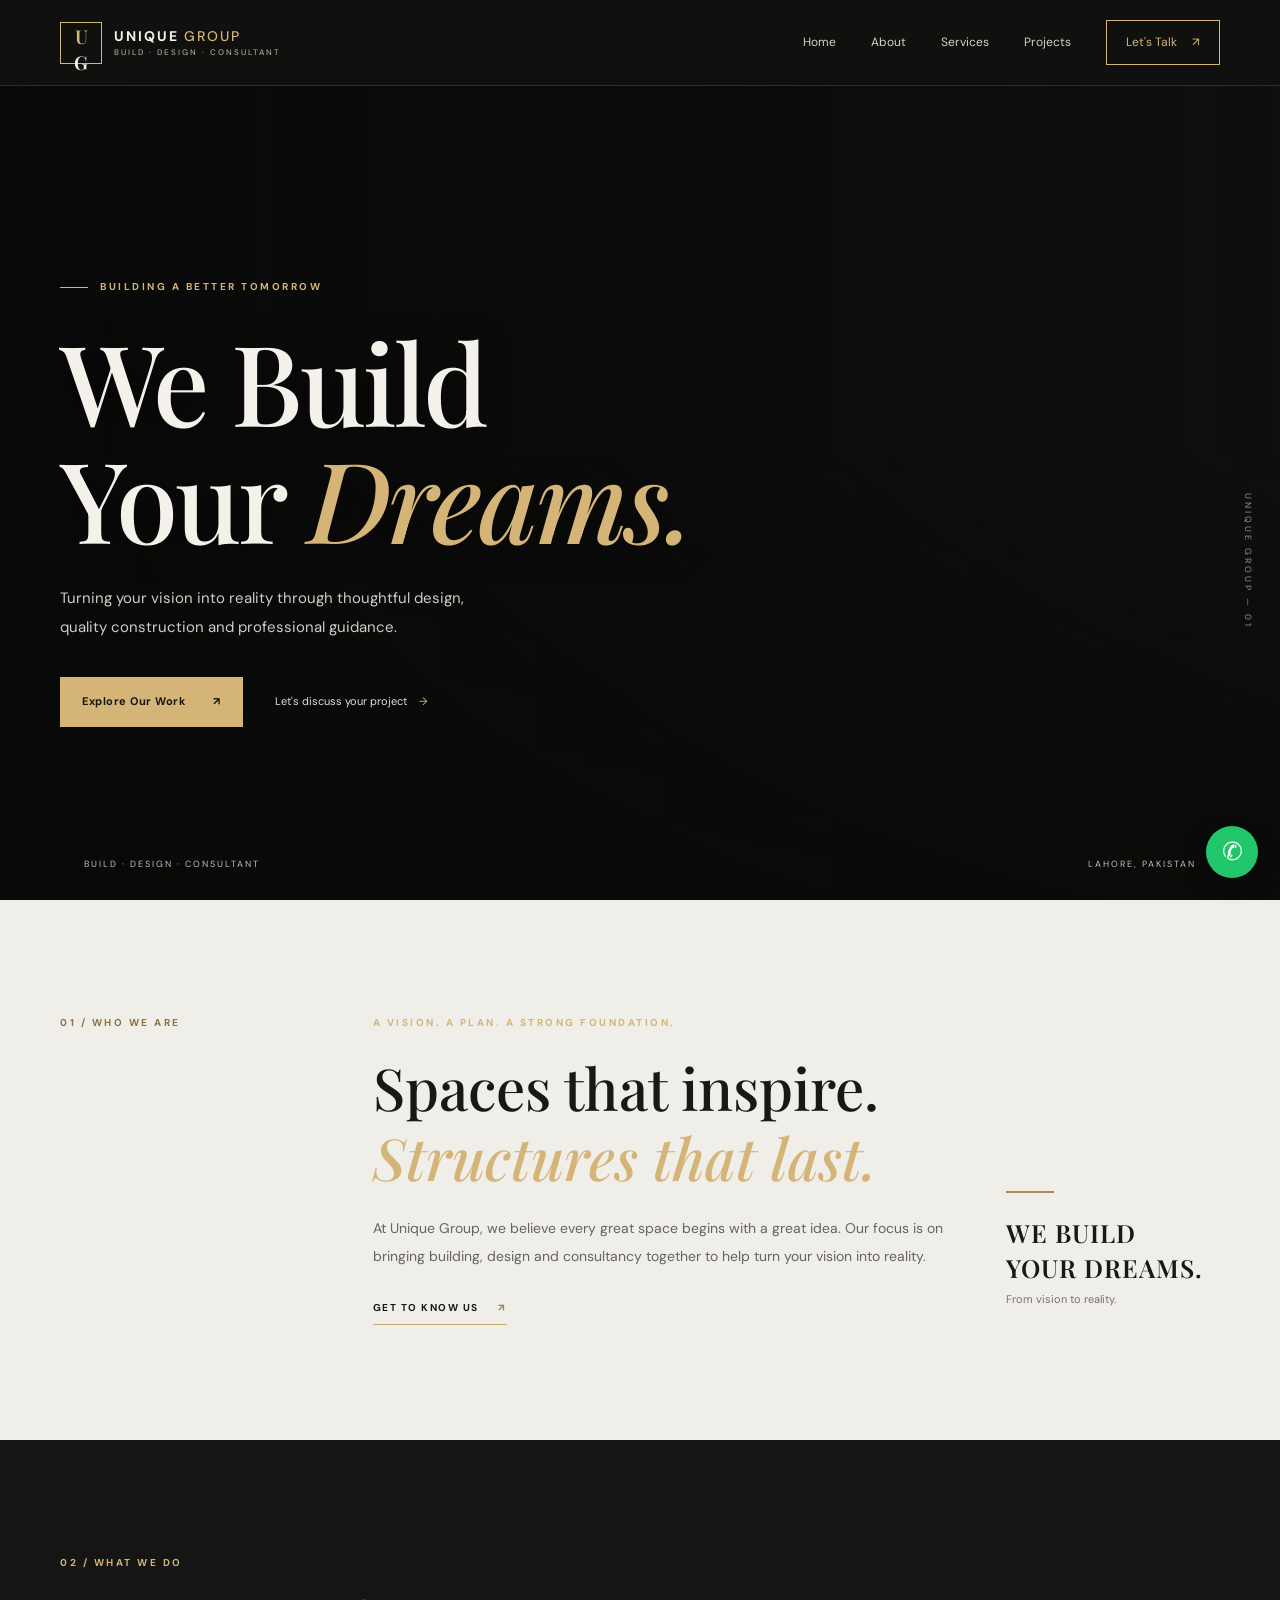
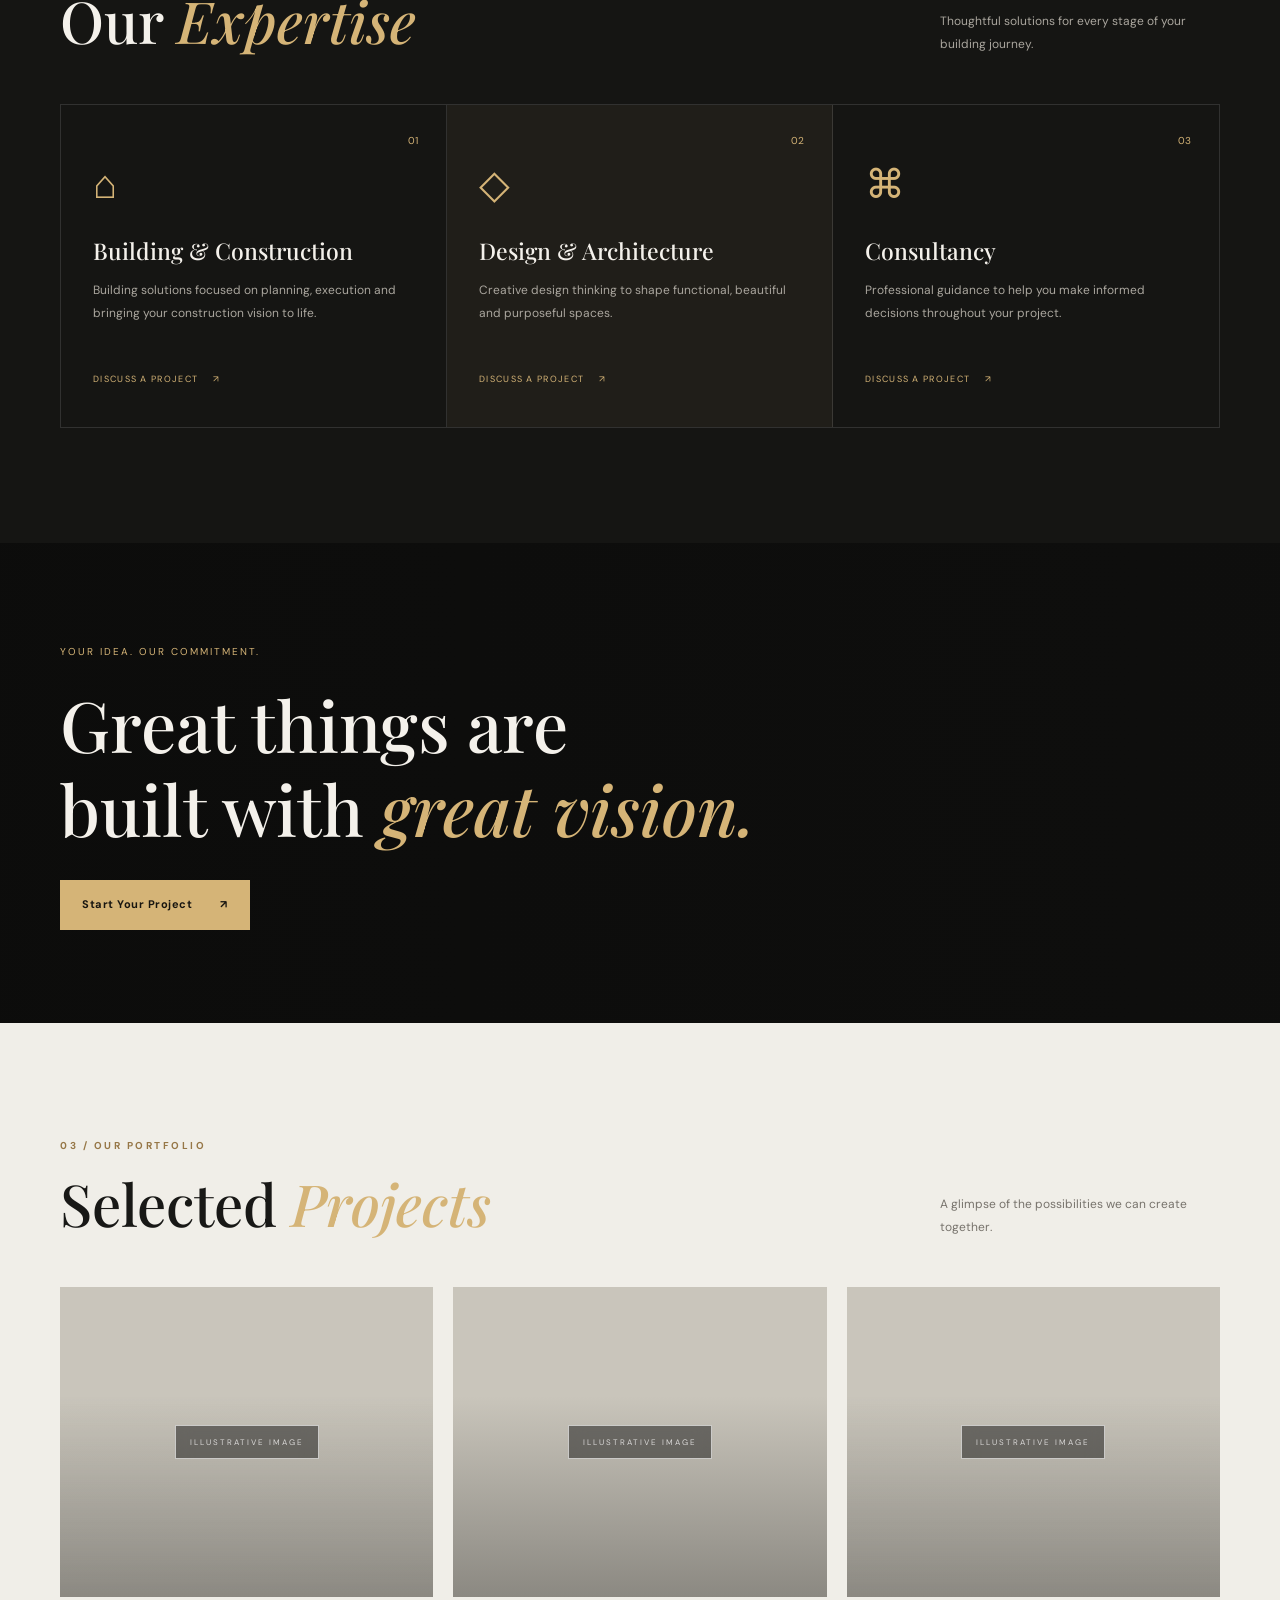
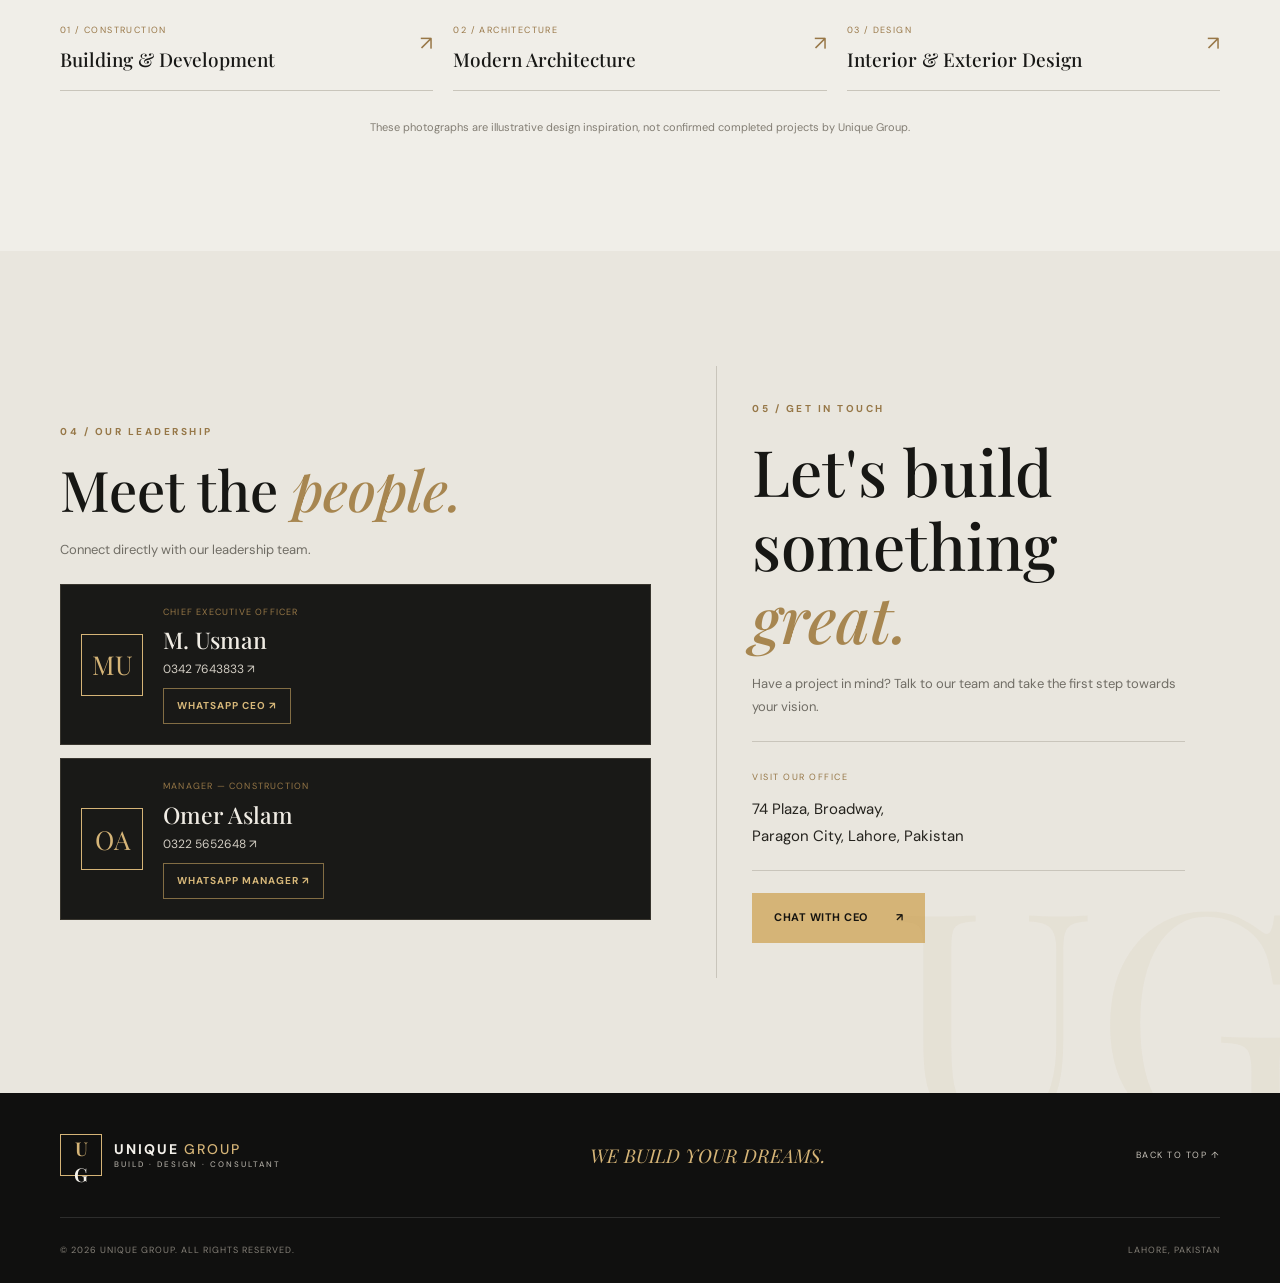
<file: index.html>
<!DOCTYPE html>
<html lang="en">
<head>
  <meta charset="UTF-8">
  <meta name="viewport" content="width=device-width, initial-scale=1.0">
  <meta name="theme-color" content="#10100f">
  <meta name="description" content="Unique Group — Build, Design and Consultant. We build your dreams. Construction and architectural services in Lahore, Pakistan.">
  <title>Unique Group | Build Your Dreams</title>
  <link rel="preconnect" href="https://fonts.googleapis.com">
  <link rel="preconnect" href="https://fonts.gstatic.com" crossorigin>
  <link href="https://fonts.googleapis.com/css2?family=DM+Sans:wght@400;500;600;700;800&family=Playfair+Display:wght@500;600;700&display=swap" rel="stylesheet">
  <link rel="stylesheet" href="assets/css/style.css">
</head>
<body>

<header class="header" id="top">
  <div class="container nav-wrap">
    <a href="#top" class="brand">
      <span class="brand-mark">U<span>G</span></span>
      <span class="brand-name">UNIQUE <b>GROUP</b><small>BUILD · DESIGN · CONSULTANT</small></span>
    </a>

    <button class="menu-toggle" id="menuToggle" aria-label="Open menu" aria-expanded="false">
      <span></span><span></span><span></span>
    </button>

    <nav class="nav" id="nav">
      <a href="#top">Home</a>
      <a href="#about">About</a>
      <a href="#services">Services</a>
      <a href="#projects">Projects</a>
      <a href="#contact" class="nav-contact">Let's Talk <span>↗</span></a>
    </nav>
  </div>
</header>

<main>
<section class="hero">
  <div class="hero-bg"></div>
  <div class="container hero-content">
    <div class="eyebrow"><span></span> BUILDING A BETTER TOMORROW</div>
    <h1>We Build<br>Your <em>Dreams.</em></h1>
    <p class="hero-text">Turning your vision into reality through thoughtful design, quality construction and professional guidance.</p>
    <div class="hero-actions">
      <a href="#projects" class="btn btn-gold">Explore Our Work <span>↗</span></a>
      <a href="#contact" class="text-link">Let's discuss your project <span>→</span></a>
    </div>
    <div class="hero-bottom">
      <span>BUILD · DESIGN · CONSULTANT</span>
      <span>LAHORE, PAKISTAN</span>
    </div>
  </div>
  <div class="hero-side-label">UNIQUE GROUP — 01</div>
</section>

<section class="intro section" id="about">
  <div class="container intro-grid">
    <div class="section-label">01 / WHO WE ARE</div>
    <div class="intro-main">
      <p class="overline">A VISION. A PLAN. A STRONG FOUNDATION.</p>
      <h2>Spaces that inspire.<br><em>Structures that last.</em></h2>
      <p class="body-copy">At Unique Group, we believe every great space begins with a great idea. Our focus is on bringing building, design and consultancy together to help turn your vision into reality.</p>
      <a href="#contact" class="under-link">GET TO KNOW US <span>↗</span></a>
    </div>
    <div class="intro-note">
      <div class="gold-line"></div>
      <p>WE BUILD<br>YOUR DREAMS.</p>
      <span>From vision to reality.</span>
    </div>
  </div>
</section>

<section class="services section" id="services">
  <div class="container">
    <div class="section-heading">
      <div>
        <div class="section-label">02 / WHAT WE DO</div>
        <h2>Our <em>Expertise</em></h2>
      </div>
      <p>Thoughtful solutions for every stage of your building journey.</p>
    </div>

    <div class="service-grid">
      <article class="service-card">
        <span class="service-number">01</span>
        <div class="service-icon">⌂</div>
        <h3>Building & Construction</h3>
        <p>Building solutions focused on planning, execution and bringing your construction vision to life.</p>
        <a href="#contact">DISCUSS A PROJECT <span>↗</span></a>
      </article>
      <article class="service-card featured">
        <span class="service-number">02</span>
        <div class="service-icon">◇</div>
        <h3>Design & Architecture</h3>
        <p>Creative design thinking to shape functional, beautiful and purposeful spaces.</p>
        <a href="#contact">DISCUSS A PROJECT <span>↗</span></a>
      </article>
      <article class="service-card">
        <span class="service-number">03</span>
        <div class="service-icon">⌘</div>
        <h3>Consultancy</h3>
        <p>Professional guidance to help you make informed decisions throughout your project.</p>
        <a href="#contact">DISCUSS A PROJECT <span>↗</span></a>
      </article>
    </div>
  </div>
</section>

<section class="statement">
  <div class="statement-bg"></div>
  <div class="container statement-content">
    <span>YOUR IDEA. OUR COMMITMENT.</span>
    <h2>Great things are<br>built with <em>great vision.</em></h2>
    <a href="#contact" class="btn btn-gold">Start Your Project <span>↗</span></a>
  </div>
</section>

<section class="projects section" id="projects">
  <div class="container">
    <div class="section-heading">
      <div>
        <div class="section-label">03 / OUR PORTFOLIO</div>
        <h2>Selected <em>Projects</em></h2>
      </div>
      <p>A glimpse of the possibilities we can create together.</p>
    </div>

    <div class="project-grid">
      <article class="project-card project-one">
        <div class="project-image"><span>ILLUSTRATIVE IMAGE</span></div>
        <div class="project-info"><div><small>01 / CONSTRUCTION</small><h3>Building & Development</h3></div><span>↗</span></div>
      </article>
      <article class="project-card project-two">
        <div class="project-image"><span>ILLUSTRATIVE IMAGE</span></div>
        <div class="project-info"><div><small>02 / ARCHITECTURE</small><h3>Modern Architecture</h3></div><span>↗</span></div>
      </article>
      <article class="project-card project-three">
        <div class="project-image"><span>ILLUSTRATIVE IMAGE</span></div>
        <div class="project-info"><div><small>03 / DESIGN</small><h3>Interior & Exterior Design</h3></div><span>↗</span></div>
      </article>
    </div>
    <p class="portfolio-note">These photographs are illustrative design inspiration, not confirmed completed projects by Unique Group.</p>
  </div>
</section>

<section class="contact section combined-contact" id="contact">
  <div class="container people-contact-grid">

    <div class="leadership-panel" id="leadership">
      <div class="section-label">04 / OUR LEADERSHIP</div>
      <h2>Meet the <em>people.</em></h2>
      <p class="leadership-intro">Connect directly with our leadership team.</p>

      <article class="combined-person">
        <div class="team-avatar">MU</div>
        <div class="combined-person-info">
          <span>CHIEF EXECUTIVE OFFICER</span>
          <h3>M. Usman</h3>
          <a href="tel:03427643833">0342 7643833 ↗</a>
          <a class="team-whatsapp" href="https://wa.me/923427643833" target="_blank" rel="noopener">WHATSAPP CEO ↗</a>
        </div>
      </article>

      <article class="combined-person">
        <div class="team-avatar">OA</div>
        <div class="combined-person-info">
          <span>MANAGER — CONSTRUCTION</span>
          <h3>Omer Aslam</h3>
          <a href="tel:03225626548">0322 5652648 ↗</a>
          <a class="team-whatsapp" href="https://wa.me/923225626548" target="_blank" rel="noopener">WHATSAPP MANAGER ↗</a>
        </div>
      </article>
    </div>

    <div class="combined-get-in-touch">
      <div class="section-label">05 / GET IN TOUCH</div>
      <h2>Let's build<br>something <em>great.</em></h2>
      <p>Have a project in mind? Talk to our team and take the first step towards your vision.</p>

      <div class="combined-address">
        <span>VISIT OUR OFFICE</span>
        <p>74 Plaza, Broadway,<br>Paragon City, Lahore, Pakistan</p>
      </div>

      <a class="btn btn-gold" href="https://wa.me/923427643833" target="_blank" rel="noopener">CHAT WITH CEO <span>↗</span></a>
    </div>

  </div>
</section>
</main>

<footer class="footer">
  <div class="container footer-top">
    <a href="#top" class="brand footer-brand">
      <span class="brand-mark">U<span>G</span></span>
      <span class="brand-name">UNIQUE <b>GROUP</b><small>BUILD · DESIGN · CONSULTANT</small></span>
    </a>
    <p>WE BUILD YOUR DREAMS.</p>
    <a href="#top" class="back-top">BACK TO TOP ↑</a>
  </div>
  <div class="container footer-bottom">
    <span>© <span id="year"></span> UNIQUE GROUP. ALL RIGHTS RESERVED.</span>
    <span>LAHORE, PAKISTAN</span>
  </div>
</footer>

<a class="whatsapp-float" href="https://wa.me/923427643833" target="_blank" rel="noopener" aria-label="WhatsApp">✆</a>
<script src="assets/js/main.js"></script>
</body>
</html>
</file>
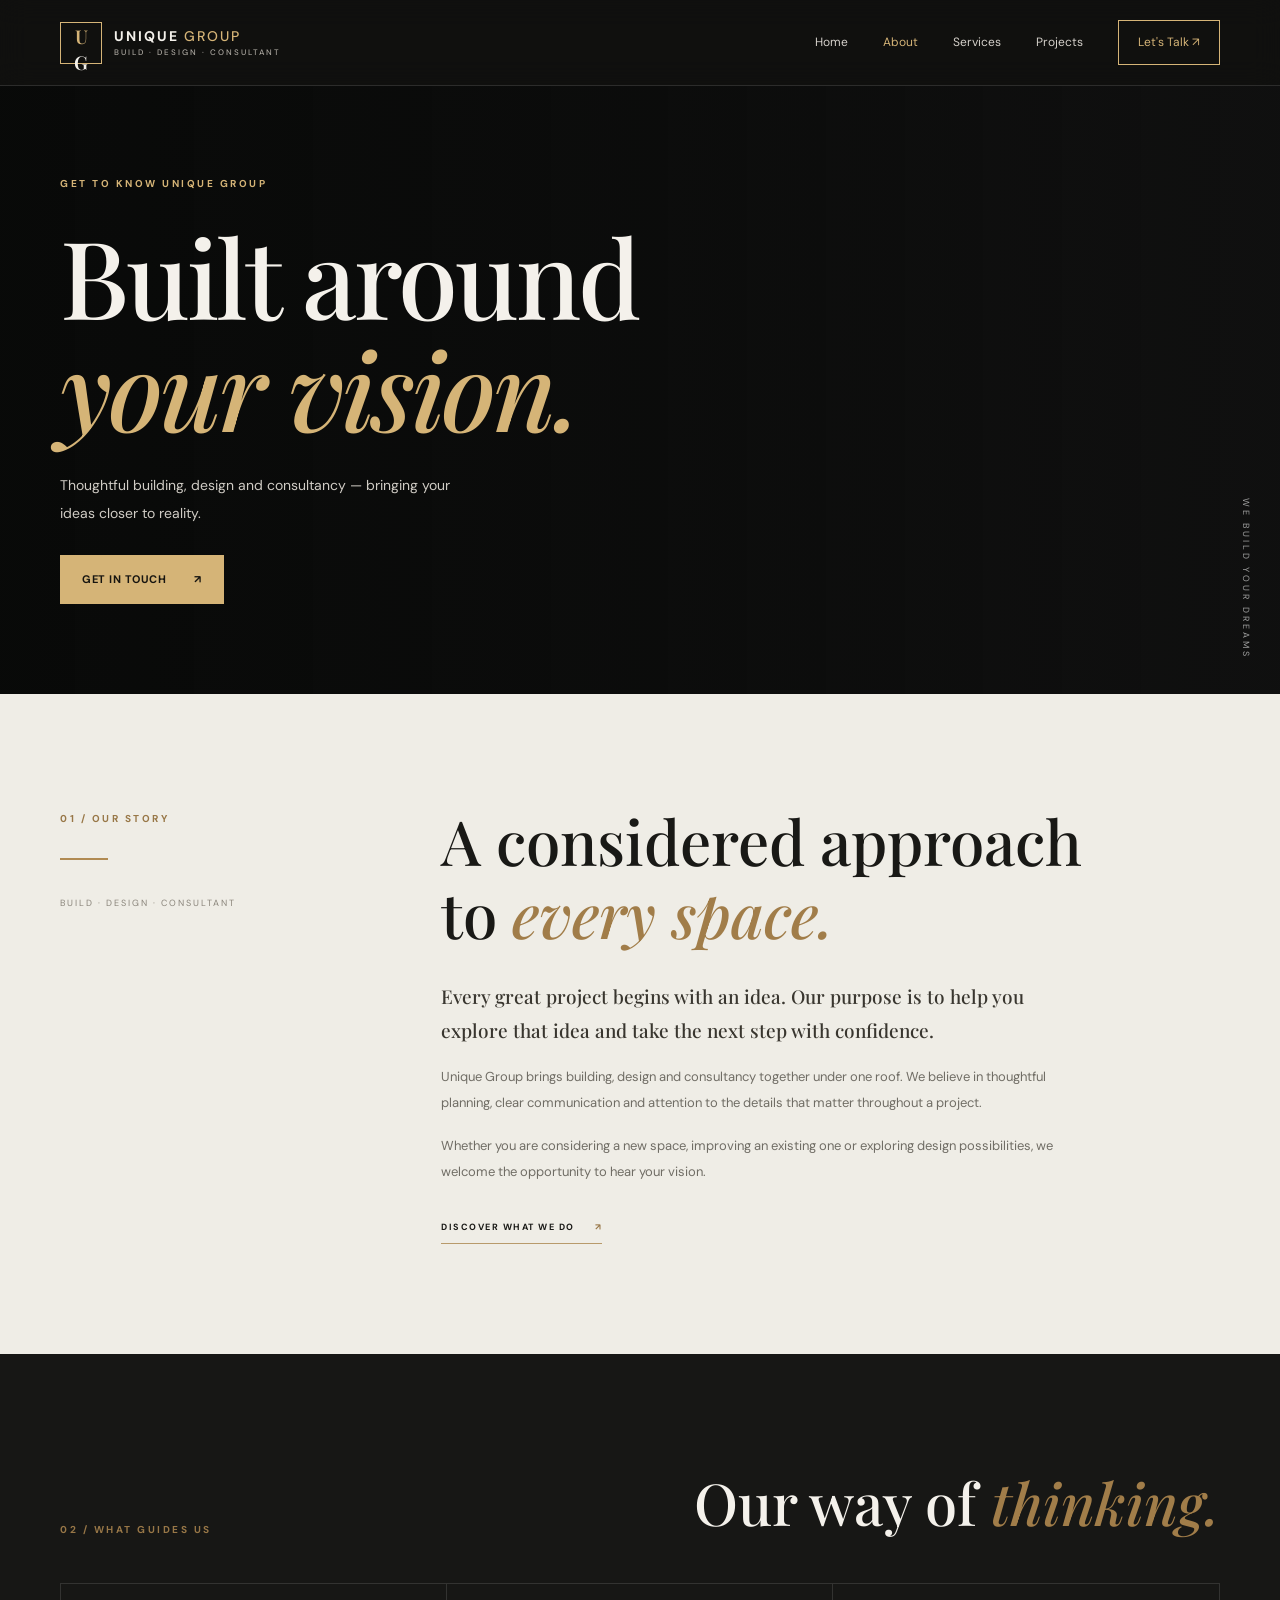
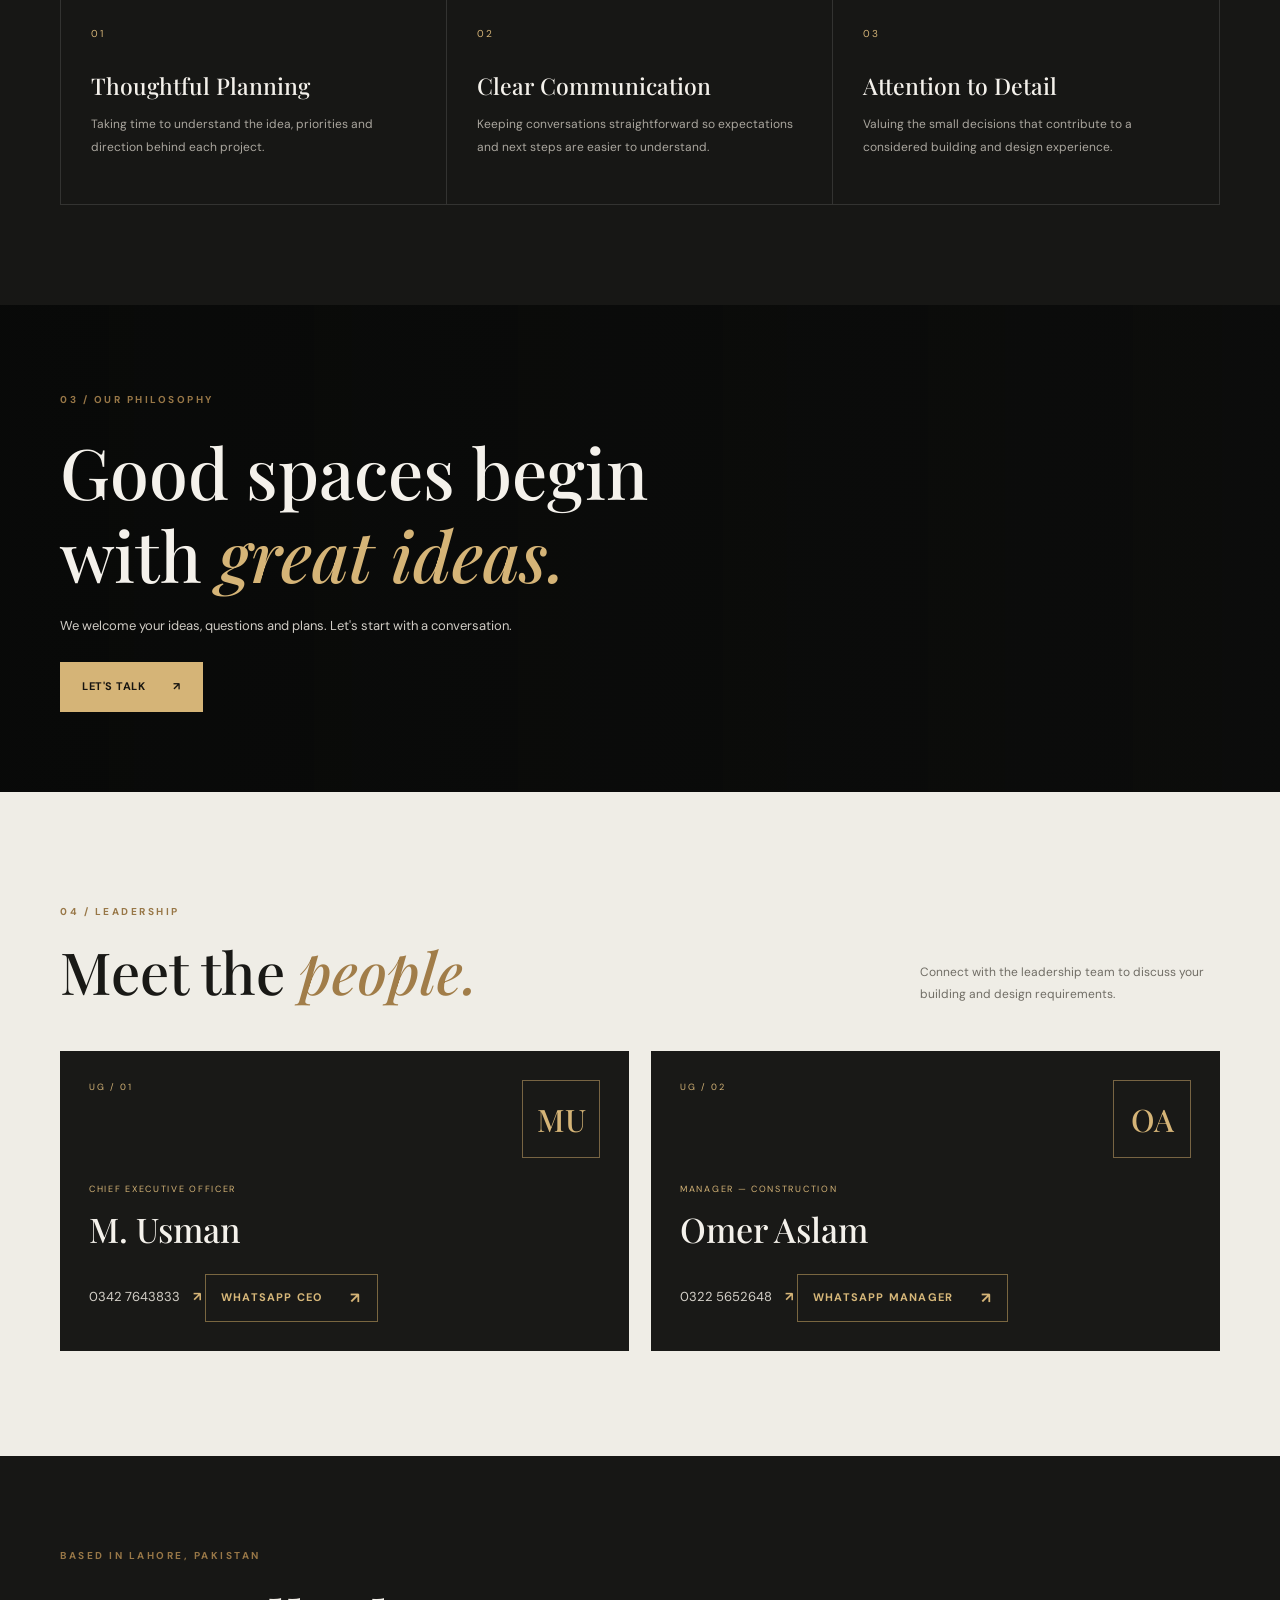
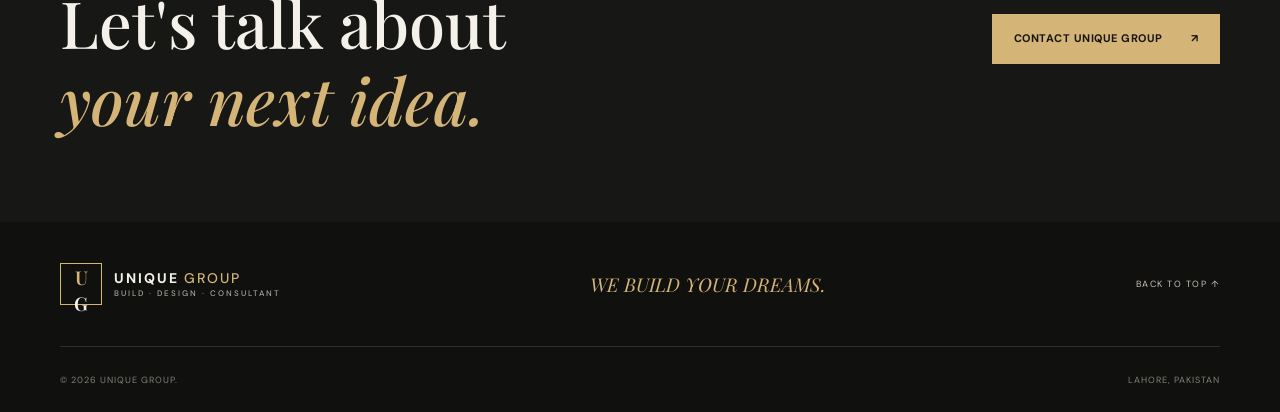
<file: about.html>
<!DOCTYPE html>
<html lang="en">
<head>
<meta charset="UTF-8">
<meta name="viewport" content="width=device-width,initial-scale=1">
<meta name="theme-color" content="#10100f">
<meta name="description" content="Discover Unique Group — Build, Design, Consultant in Lahore, Pakistan.">
<title>About Unique Group | Build · Design · Consultant</title>
<link rel="preconnect" href="https://fonts.googleapis.com">
<link href="https://fonts.googleapis.com/css2?family=DM+Sans:wght@400;500;600;700;800&family=Playfair+Display:wght@500;600;700&display=swap" rel="stylesheet">
<link rel="stylesheet" href="assets/css/style.css">
</head>
<body id="top">

<header class="header">
<div class="container nav-wrap">
<a href="index.html" class="brand"><span class="brand-mark">U<span>G</span></span><span class="brand-name">UNIQUE <b>GROUP</b><small>BUILD · DESIGN · CONSULTANT</small></span></a>
<button class="menu-toggle" id="menuToggle" aria-label="Open menu"><span></span><span></span><span></span></button>
<nav class="nav" id="nav">
<a href="index.html">Home</a><a href="about.html" class="about-active">About</a><a href="services.html">Services</a><a href="projects.html">Projects</a><a href="contact.html" class="nav-contact">Let's Talk ↗</a>
</nav>
</div>
</header>

<section class="about-hero">
<div class="about-hero-bg"></div>
<div class="container about-hero-content">
<span class="eyebrow">GET TO KNOW UNIQUE GROUP</span>
<h1>Built around<br><em>your vision.</em></h1>
<p>Thoughtful building, design and consultancy — bringing your ideas closer to reality.</p>
<a href="contact.html" class="btn btn-gold">GET IN TOUCH <span>↗</span></a>
</div>
<div class="about-hero-note">WE BUILD YOUR DREAMS</div>
</section>

<section class="about-story">
<div class="container about-story-grid">
<div class="about-story-label"><span class="section-label">01 / OUR STORY</span><div class="about-gold-line"></div><span class="about-small-note">BUILD · DESIGN · CONSULTANT</span></div>
<div class="about-story-main">
<h2>A considered approach to <em>every space.</em></h2>
<p class="about-lead">Every great project begins with an idea. Our purpose is to help you explore that idea and take the next step with confidence.</p>
<p>Unique Group brings building, design and consultancy together under one roof. We believe in thoughtful planning, clear communication and attention to the details that matter throughout a project.</p>
<p>Whether you are considering a new space, improving an existing one or exploring design possibilities, we welcome the opportunity to hear your vision.</p>
<a class="about-text-link" href="services.html">DISCOVER WHAT WE DO <span>↗</span></a>
</div>
</div>
</section>

<section class="about-values">
<div class="container">
<div class="about-values-heading"><span class="section-label">02 / WHAT GUIDES US</span><h2>Our way of <em>thinking.</em></h2></div>
<div class="about-values-grid">
<article><span>01</span><h3>Thoughtful Planning</h3><p>Taking time to understand the idea, priorities and direction behind each project.</p></article>
<article><span>02</span><h3>Clear Communication</h3><p>Keeping conversations straightforward so expectations and next steps are easier to understand.</p></article>
<article><span>03</span><h3>Attention to Detail</h3><p>Valuing the small decisions that contribute to a considered building and design experience.</p></article>
</div>
</div>
</section>

<section class="about-visual">
<div class="about-visual-image"></div>
<div class="container about-visual-content">
<span class="section-label">03 / OUR PHILOSOPHY</span>
<h2>Good spaces begin<br>with <em>great ideas.</em></h2>
<p>We welcome your ideas, questions and plans. Let's start with a conversation.</p>
<a class="btn btn-gold" href="contact.html">LET'S TALK <span>↗</span></a>
</div>
</section>

<section class="about-leadership">
<div class="container">
<div class="about-leadership-heading">
<div><span class="section-label">04 / LEADERSHIP</span><h2>Meet the <em>people.</em></h2></div>
<p>Connect with the leadership team to discuss your building and design requirements.</p>
</div>
<div class="about-leaders-grid">
<article class="about-leader">
<div class="about-leader-top"><span>UG / 01</span><div class="about-leader-monogram">MU</div></div>
<div class="about-leader-bottom"><span>CHIEF EXECUTIVE OFFICER</span><h3>M. Usman</h3><a href="tel:03427643833">0342 7643833 <b>↗</b></a>
<a class="about-whatsapp-link" href="https://wa.me/923427643833" target="_blank" rel="noopener">WHATSAPP CEO <b>↗</b></a></div>
</article>
<article class="about-leader">
<div class="about-leader-top"><span>UG / 02</span><div class="about-leader-monogram">OA</div></div>
<div class="about-leader-bottom"><span>MANAGER — CONSTRUCTION</span><h3>Omer Aslam</h3><a href="tel:03225626548">0322 5652648 <b>↗</b></a>
<a class="about-whatsapp-link" href="https://wa.me/923225626548" target="_blank" rel="noopener">WHATSAPP MANAGER <b>↗</b></a></div>
</article>
</div>
</div>
</section>

<section class="about-contact-strip">
<div class="container about-contact-inner">
<div><span class="section-label">BASED IN LAHORE, PAKISTAN</span><h2>Let's talk about<br><em>your next idea.</em></h2></div>
<a class="btn btn-gold" href="contact.html">CONTACT UNIQUE GROUP <span>↗</span></a>
</div>
</section>

<footer class="footer">
<div class="container footer-top">
<a href="index.html" class="brand"><span class="brand-mark">U<span>G</span></span><span class="brand-name">UNIQUE <b>GROUP</b><small>BUILD · DESIGN · CONSULTANT</small></span></a>
<p>WE BUILD YOUR DREAMS.</p><a href="#top" class="back-top">BACK TO TOP ↑</a>
</div>
<div class="container footer-bottom"><span>© <span id="year"></span> UNIQUE GROUP.</span><span>LAHORE, PAKISTAN</span></div>
</footer>
<script src="assets/js/main.js"></script>
</body>
</html>
</file>
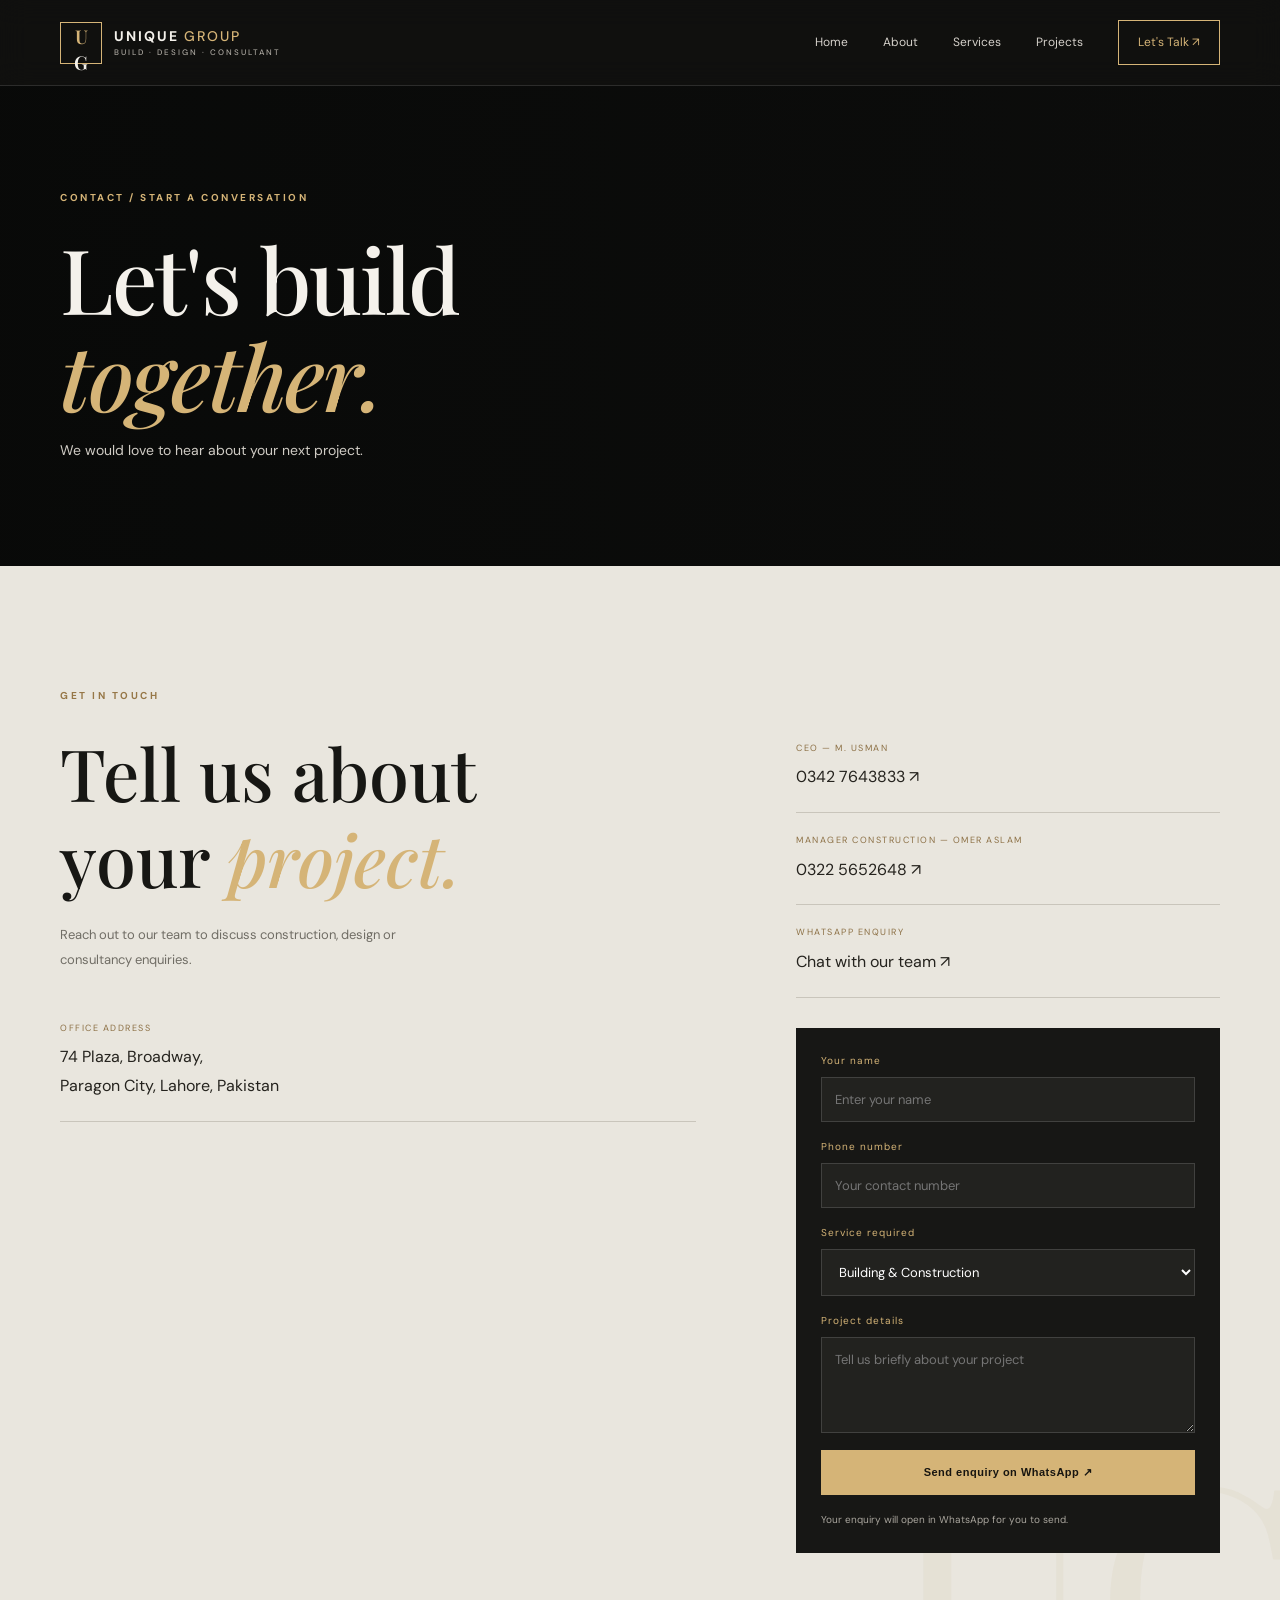
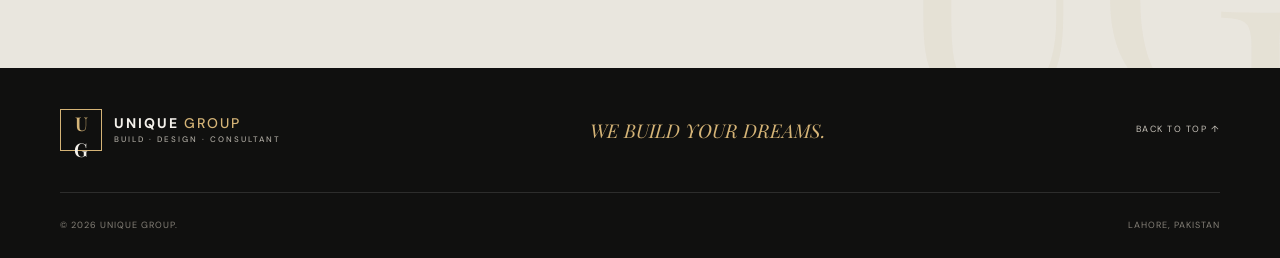
<file: contact.html>
<!DOCTYPE html>
<html lang="en"><head><meta charset="UTF-8"><meta name="viewport" content="width=device-width,initial-scale=1"><meta name="theme-color" content="#10100f"><title>Contact | Unique Group</title>
<link href="https://fonts.googleapis.com/css2?family=DM+Sans:wght@400;500;600;700;800&family=Playfair+Display:wght@500;600;700&display=swap" rel="stylesheet"><link rel="stylesheet" href="assets/css/style.css"></head><body>
<header class="header"><div class="container nav-wrap"><a href="index.html" class="brand"><span class="brand-mark">U<span>G</span></span><span class="brand-name">UNIQUE <b>GROUP</b><small>BUILD · DESIGN · CONSULTANT</small></span></a><button class="menu-toggle" id="menuToggle" aria-label="Open menu"><span></span><span></span><span></span></button><nav class="nav" id="nav"><a href="index.html">Home</a><a href="about.html">About</a><a href="services.html">Services</a><a href="projects.html">Projects</a><a href="contact.html" class="nav-contact">Let's Talk ↗</a></nav></div></header>
<section class="inner-hero" style="--page-image:url('https://images.unsplash.com/photo-1600607687939-ce8a6c25118c?auto=format&fit=crop&w=1800&q=85')"><div class="container"><span class="eyebrow">CONTACT / START A CONVERSATION</span><h1>Let's build<br><em>together.</em></h1><p>We would love to hear about your next project.</p></div></section>
<section class="section contact"><div class="container contact-grid"><div class="contact-left"><span class="section-label">GET IN TOUCH</span><h2>Tell us about<br>your <em>project.</em></h2><p>Reach out to our team to discuss construction, design or consultancy enquiries.</p>
<div class="contact-item"><span>OFFICE ADDRESS</span><p>74 Plaza, Broadway,<br>Paragon City, Lahore, Pakistan</p></div>
</div><div class="contact-details">
<div class="contact-item"><span>CEO — M. USMAN</span><a href="tel:03427643833">0342 7643833 ↗</a></div>
<div class="contact-item"><span>MANAGER CONSTRUCTION — OMER ASLAM</span><a href="tel:03225626548">0322 5652648 ↗</a></div>
<div class="contact-item"><span>WHATSAPP ENQUIRY</span><a href="https://wa.me/923427643833" target="_blank" rel="noopener">Chat with our team ↗</a></div>
<form class="enquiry-form" id="enquiryForm">
<label>Your name<input name="name" placeholder="Enter your name" required></label>
<label>Phone number<input name="phone" type="tel" placeholder="Your contact number" required></label>
<label>Service required<select name="service"><option>Building & Construction</option><option>Design & Architecture</option><option>Consultancy</option><option>Other enquiry</option></select></label>
<label>Project details<textarea name="message" rows="4" placeholder="Tell us briefly about your project"></textarea></label>
<button type="submit" class="btn btn-gold">Send enquiry on WhatsApp ↗</button>
<p class="form-note">Your enquiry will open in WhatsApp for you to send.</p>
</form></div></div></section>
<footer class="footer"><div class="container footer-top"><a href="index.html" class="brand"><span class="brand-mark">U<span>G</span></span><span class="brand-name">UNIQUE <b>GROUP</b><small>BUILD · DESIGN · CONSULTANT</small></span></a><p>WE BUILD YOUR DREAMS.</p><a href="#" class="back-top">BACK TO TOP ↑</a></div><div class="container footer-bottom"><span>© <span id="year"></span> UNIQUE GROUP.</span><span>LAHORE, PAKISTAN</span></div></footer>
<script src="assets/js/main.js"></script>
<script>
document.getElementById('enquiryForm').addEventListener('submit', function(e) {
 e.preventDefault();
 const f = new FormData(this);
 const message = `Unique Group Website Enquiry%0AName: ${encodeURIComponent(f.get('name'))}%0APhone: ${encodeURIComponent(f.get('phone'))}%0AService: ${encodeURIComponent(f.get('service'))}%0ADetails: ${encodeURIComponent(f.get('message'))}`;
 window.open('https://wa.me/923427643833?text='+message, '_blank');
});
</script></body></html>
</file>
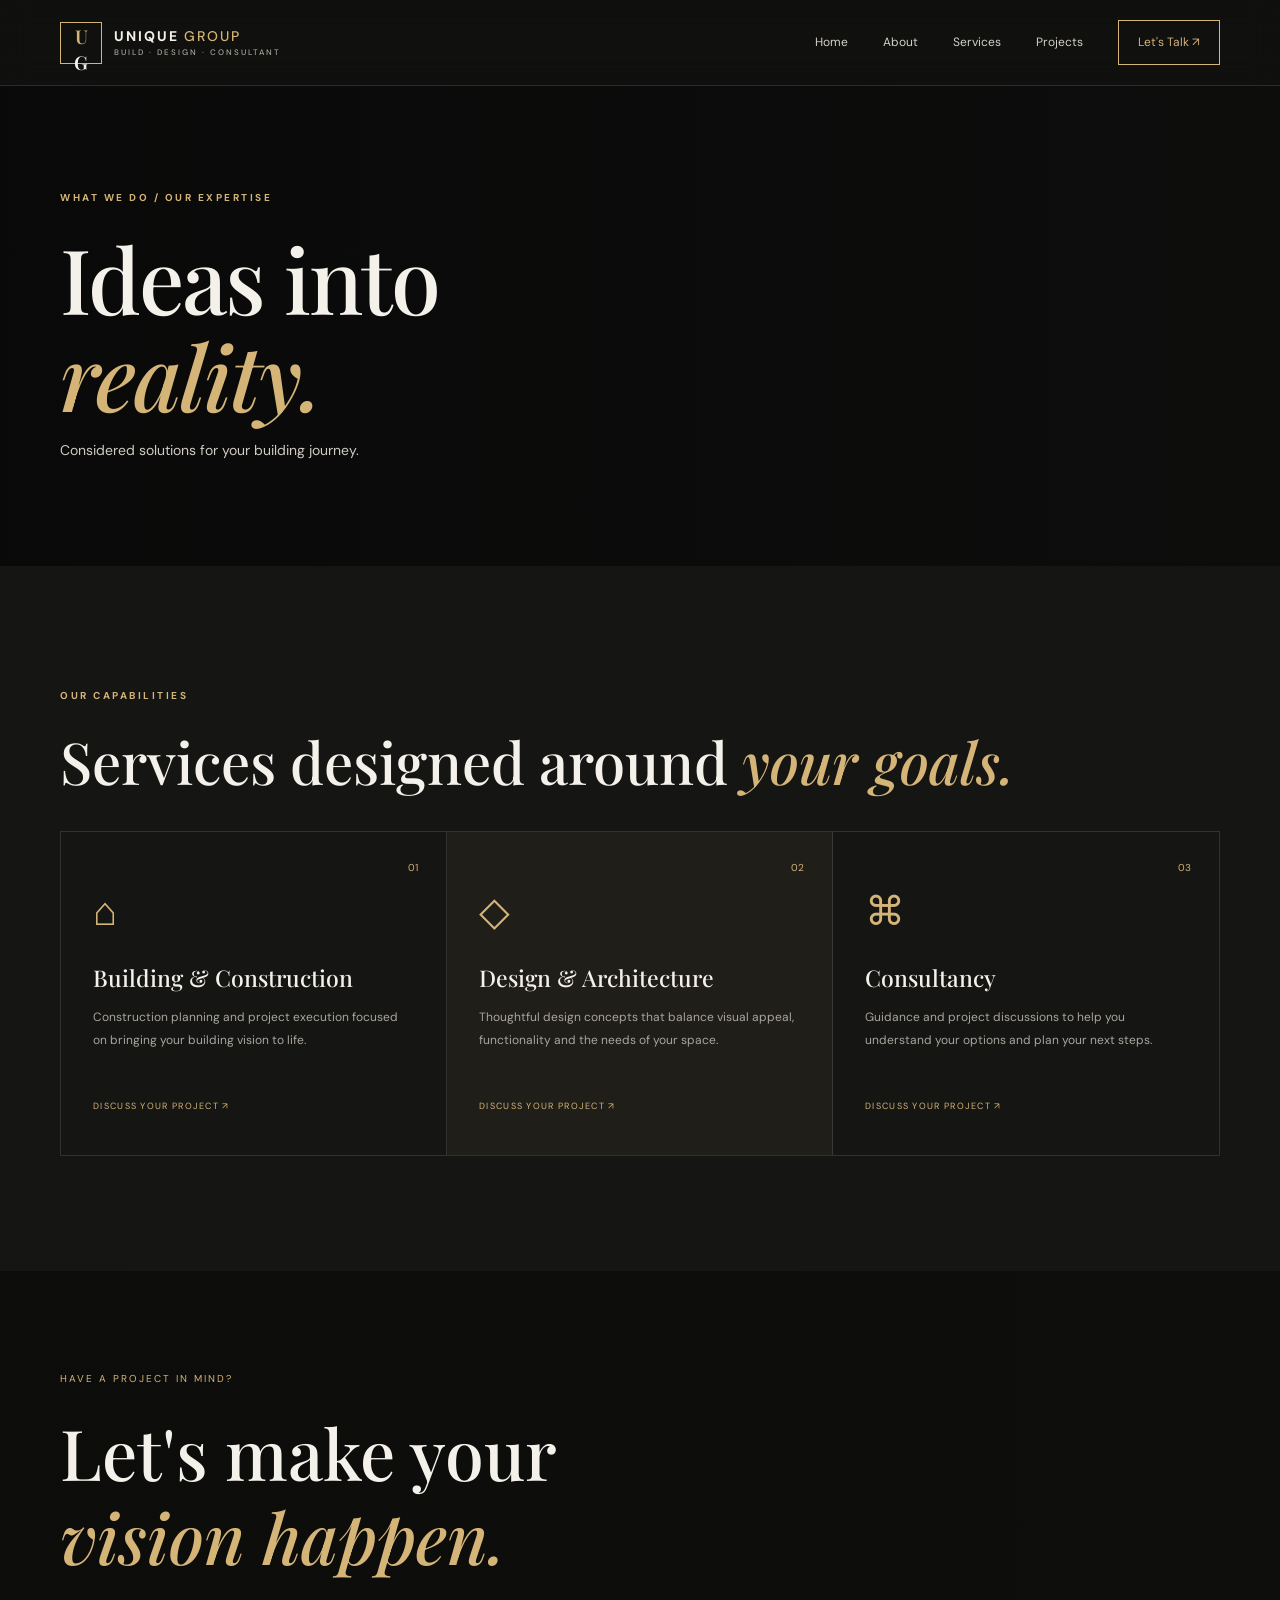
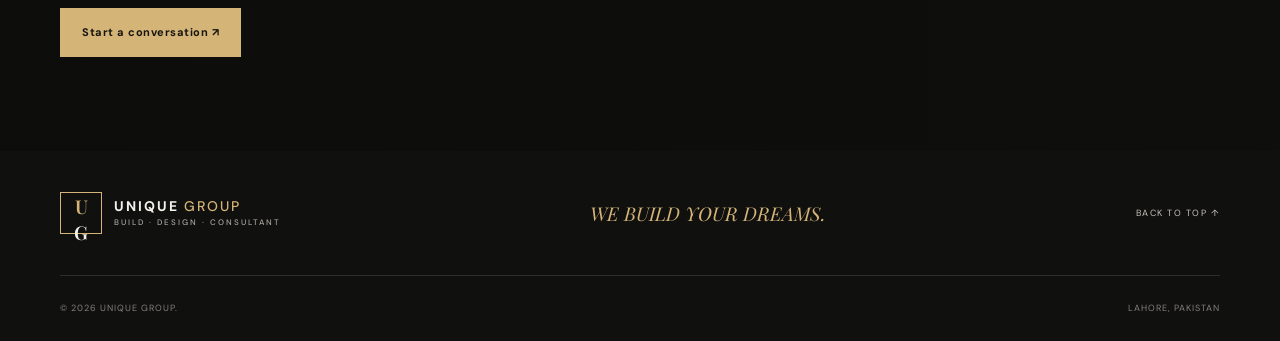
<file: services.html>
<!DOCTYPE html>
<html lang="en"><head><meta charset="UTF-8"><meta name="viewport" content="width=device-width,initial-scale=1"><meta name="theme-color" content="#10100f"><title>Our Services | Unique Group</title>
<link href="https://fonts.googleapis.com/css2?family=DM+Sans:wght@400;500;600;700;800&family=Playfair+Display:wght@500;600;700&display=swap" rel="stylesheet"><link rel="stylesheet" href="assets/css/style.css"></head><body>
<header class="header"><div class="container nav-wrap"><a href="index.html" class="brand"><span class="brand-mark">U<span>G</span></span><span class="brand-name">UNIQUE <b>GROUP</b><small>BUILD · DESIGN · CONSULTANT</small></span></a><button class="menu-toggle" id="menuToggle" aria-label="Open menu"><span></span><span></span><span></span></button><nav class="nav" id="nav"><a href="index.html">Home</a><a href="about.html">About</a><a href="services.html">Services</a><a href="projects.html">Projects</a><a href="contact.html" class="nav-contact">Let's Talk ↗</a></nav></div></header>
<section class="inner-hero" style="--page-image:url('https://images.unsplash.com/photo-1600566753086-00f18fb6b3ea?auto=format&fit=crop&w=1800&q=85')"><div class="container"><span class="eyebrow">WHAT WE DO / OUR EXPERTISE</span><h1>Ideas into<br><em>reality.</em></h1><p>Considered solutions for your building journey.</p></div></section>
<section class="section services"><div class="container"><span class="section-label">OUR CAPABILITIES</span><h2 class="page-heading">Services designed around <em>your goals.</em></h2><div class="service-grid">
<article class="service-card"><span class="service-number">01</span><div class="service-icon">⌂</div><h3>Building & Construction</h3><p>Construction planning and project execution focused on bringing your building vision to life.</p><a href="contact.html">DISCUSS YOUR PROJECT ↗</a></article>
<article class="service-card featured"><span class="service-number">02</span><div class="service-icon">◇</div><h3>Design & Architecture</h3><p>Thoughtful design concepts that balance visual appeal, functionality and the needs of your space.</p><a href="contact.html">DISCUSS YOUR PROJECT ↗</a></article>
<article class="service-card"><span class="service-number">03</span><div class="service-icon">⌘</div><h3>Consultancy</h3><p>Guidance and project discussions to help you understand your options and plan your next steps.</p><a href="contact.html">DISCUSS YOUR PROJECT ↗</a></article>
</div></div></section>
<section class="statement"><div class="statement-bg"></div><div class="container statement-content"><span>HAVE A PROJECT IN MIND?</span><h2>Let's make your<br><em>vision happen.</em></h2><a href="contact.html" class="btn btn-gold">Start a conversation ↗</a></div></section>
<footer class="footer"><div class="container footer-top"><a href="index.html" class="brand"><span class="brand-mark">U<span>G</span></span><span class="brand-name">UNIQUE <b>GROUP</b><small>BUILD · DESIGN · CONSULTANT</small></span></a><p>WE BUILD YOUR DREAMS.</p><a href="#" class="back-top">BACK TO TOP ↑</a></div><div class="container footer-bottom"><span>© <span id="year"></span> UNIQUE GROUP.</span><span>LAHORE, PAKISTAN</span></div></footer><script src="assets/js/main.js"></script></body></html>
</file>
<file: assets/css/style.css>
:root {
  --bg:#10100f; --panel:#181816; --gold:#c8a66a; --gold-light:#e3c58e;
  --white:#f4f1eb; --muted:#aaa69e; --line:rgba(255,255,255,.12);
  --serif:'Playfair Display',Georgia,serif; --sans:'DM Sans',Arial,sans-serif;
}
*{box-sizing:border-box;margin:0;padding:0}
html{scroll-behavior:smooth;scroll-padding-top:85px}
body{background:var(--bg);color:var(--white);font-family:var(--sans);line-height:1.6}
a{color:inherit;text-decoration:none}
.container{width:min(1160px,calc(100% - 48px));margin:auto}
.header{height:86px;position:sticky;top:0;z-index:50;background:rgba(16,16,15,.94);backdrop-filter:blur(14px);border-bottom:1px solid var(--line)}
.nav-wrap{height:100%;display:flex;align-items:center;justify-content:space-between}
.brand{display:flex;align-items:center;gap:12px}
.brand-mark{width:42px;height:42px;border:1px solid var(--gold);display:grid;place-items:center;font:600 19px var(--serif);color:var(--gold)}
.brand-mark span{color:var(--white)}
.brand-name{font-size:14px;letter-spacing:2px;font-weight:700;line-height:1.4}
.brand-name b{color:var(--gold);font-weight:500}
.brand-name small{display:block;font-size:8px;letter-spacing:2px;color:var(--muted);font-weight:500}
.nav{display:flex;align-items:center;gap:35px}
.nav>a{font-size:12px;color:#d5d1ca;transition:.25s}
.nav>a:hover{color:var(--gold)}
.nav .nav-contact{border:1px solid var(--gold);padding:12px 19px;color:var(--gold)}
.nav-contact span{margin-left:12px}
.menu-toggle{display:none;background:none;border:0}
.hero{min-height:660px;height:calc(100svh - 86px);max-height:850px;position:relative;display:flex;align-items:center;overflow:hidden}
.hero-bg{position:absolute;inset:0;background:linear-gradient(90deg,rgba(10,10,9,.96) 0%,rgba(10,10,9,.78) 46%,rgba(10,10,9,.22) 100%),linear-gradient(0deg,rgba(10,10,9,.65),transparent 45%),url('https://images.unsplash.com/photo-1600607687939-ce8a6c25118c?auto=format&fit=crop&w=2000&q=85') center/cover}
.hero-content{position:relative;padding-top:20px}
.eyebrow,.section-label,.overline{font-size:10px;letter-spacing:2.5px;color:var(--gold);font-weight:700}
.eyebrow{display:flex;align-items:center;gap:12px}
.eyebrow span{width:28px;height:1px;background:var(--gold)}
.hero h1{font:500 clamp(64px,9vw,112px)/1.04 var(--serif);letter-spacing:-3px;margin:28px 0}
h1 em,h2 em{color:var(--gold);font-weight:500}
.hero-text{max-width:440px;color:#d0ccc5;font-size:15px;line-height:1.9}
.hero-actions{display:flex;align-items:center;gap:32px;margin-top:36px}
.btn{display:inline-flex;align-items:center;gap:28px;padding:16px 22px;font-size:11px;letter-spacing:.5px;font-weight:700;transition:.3s}
.btn-gold{background:var(--gold);color:#171510}
.btn-gold:hover{background:var(--gold-light);transform:translateY(-3px)}
.text-link{font-size:11px;color:#e4e0d8}
.text-link span{color:var(--gold);padding-left:9px}
.hero-bottom{position:absolute;left:24px;right:24px;bottom:-145px;display:flex;justify-content:space-between;font-size:9px;letter-spacing:2px;color:#c5c0b7}
.hero-side-label{position:absolute;right:25px;top:50%;writing-mode:vertical-rl;font-size:9px;letter-spacing:3px;color:rgba(255,255,255,.55)}
.section{padding:115px 0}
.intro{background:#f0eee8;color:#181816}
.intro-grid{display:grid;grid-template-columns:1fr 2.2fr .8fr;gap:45px}
.intro .section-label{color:#8e7042}
.intro-main h2,.section-heading h2,.contact h2{font:500 clamp(38px,5vw,58px)/1.2 var(--serif);margin:22px 0}
.body-copy{max-width:600px;color:#66645e;font-size:14px;line-height:2}
.under-link{display:inline-block;margin-top:30px;font-size:10px;letter-spacing:1.5px;font-weight:700;border-bottom:1px solid #c8a66a;padding-bottom:8px}
.under-link span{color:#a17b43;margin-left:16px}
.intro-note{align-self:end;padding-bottom:15px}
.gold-line{width:48px;height:2px;background:#b18b53;margin-bottom:22px}
.intro-note p{font:600 25px/1.4 var(--serif);letter-spacing:1px}
.intro-note span{font-size:11px;color:#77736c}
.services{background:#151513}
.section-heading{display:flex;justify-content:space-between;align-items:end;margin-bottom:48px}
.section-heading h2{margin:15px 0 0}
.section-heading>p{max-width:280px;font-size:12px;color:var(--muted);line-height:1.9}
.service-grid{display:grid;grid-template-columns:repeat(3,1fr);border:1px solid var(--line)}
.service-card{padding:38px 32px;min-height:310px;position:relative;border-right:1px solid var(--line);transition:.3s}
.service-card:last-child{border:0}
.service-card:hover,.service-card.featured{background:#201e19}
.service-number{position:absolute;right:28px;top:28px;font-size:10px;color:var(--gold)}
.service-icon{font:40px var(--serif);color:var(--gold);margin:12px 0 27px}
.service-card h3{font:500 23px var(--serif);margin-bottom:13px}
.service-card p{font-size:12px;color:var(--muted);line-height:1.9;min-height:68px}
.service-card>a{display:inline-block;margin-top:25px;font-size:9px;letter-spacing:1.3px;color:var(--gold)}
.service-card>a span{margin-left:12px}
.statement{height:480px;position:relative;display:flex;align-items:center;overflow:hidden}
.statement-bg{position:absolute;inset:0;background:linear-gradient(90deg,rgba(12,12,11,.92),rgba(12,12,11,.45)),url('https://images.unsplash.com/photo-1600607687920-4e2a09cf159d?auto=format&fit=crop&w=1800&q=80') center/cover}
.statement-content{position:relative}
.statement-content>span{font-size:10px;letter-spacing:2px;color:var(--gold)}
.statement h2{font:500 clamp(43px,6vw,70px)/1.2 var(--serif);margin:20px 0 30px}
.projects{background:#f0eee8;color:#181816}
.projects .section-label{color:#967747}
.projects .section-heading>p{color:#77736c}
.project-grid{display:grid;grid-template-columns:repeat(3,1fr);gap:20px}
.project-card{min-width:0}
.project-image{height:310px;position:relative;display:grid;place-items:center;overflow:hidden;background:#c9c5bb}
.project-image:before{content:"";position:absolute;inset:0;background:linear-gradient(145deg,#b8b2a5,#6f706b 48%,#292d2a);transition:transform .6s}
.project-two .project-image:before{background:linear-gradient(145deg,#d0c8b8,#8d897e 45%,#41413b)}
.project-three .project-image:before{background:linear-gradient(145deg,#c7c2b6,#817c70 48%,#33332f)}
.project-card:hover .project-image:before{transform:scale(1.06)}
.project-image span{position:relative;color:rgba(255,255,255,.75);font-size:9px;letter-spacing:3px;border:1px solid rgba(255,255,255,.5);padding:10px 14px}
.project-info{display:flex;justify-content:space-between;align-items:center;padding:18px 0;border-bottom:1px solid #c9c5bb}
.project-info small{font-size:9px;letter-spacing:1.4px;color:#987747}
.project-info h3{font:500 19px var(--serif);margin-top:5px}
.project-info>span{color:#987747;font-size:20px}
.portfolio-note{text-align:center;color:#827d73;font-size:11px;margin-top:28px}
.team{background:#151513}
.team-heading{margin-top:14px}
.team-heading h2{margin:0}
.team-grid{display:grid;grid-template-columns:1fr 1fr;gap:20px}
.team-card{display:flex;align-items:center;gap:24px;padding:30px;border:1px solid var(--line);background:#191917}
.team-avatar{width:78px;height:78px;flex-shrink:0;border:1px solid var(--gold);display:grid;place-items:center;color:var(--gold);font:26px var(--serif)}
.team-card span{font-size:9px;letter-spacing:1.4px;color:var(--gold)}
.team-card h3{font:500 25px var(--serif);margin:5px 0}
.team-card a{font-size:12px;color:#c8c3ba}
.contact{background:#e9e6de;color:#171714}
.contact .section-label{color:#967747}
.contact-grid{display:grid;grid-template-columns:1.2fr .8fr;gap:100px}
.contact h2{font-size:clamp(48px,6vw,72px);margin:22px 0}
.contact-left>p{max-width:390px;color:#706d65;font-size:13px;line-height:1.9;margin-bottom:28px}
.contact-details{padding-top:40px}
.contact-item{padding:20px 0;border-bottom:1px solid #c9c5bb}
.contact-item span{display:block;font-size:9px;letter-spacing:1.5px;color:#8c7045;margin-bottom:8px}
.contact-item>a,.contact-item p{font-size:16px;color:#25231e;line-height:1.8}
.footer{background:#10100f}
.footer-top{min-height:125px;display:flex;align-items:center;justify-content:space-between;border-bottom:1px solid var(--line)}
.footer-top>p{font:italic 19px var(--serif);color:var(--gold)}
.back-top{font-size:9px;letter-spacing:1.5px;color:#c8c3ba}
.footer-bottom{min-height:65px;display:flex;justify-content:space-between;align-items:center;color:#858078;font-size:9px;letter-spacing:1px}
.whatsapp-float{position:fixed;right:22px;bottom:22px;width:52px;height:52px;border-radius:50%;display:grid;place-items:center;background:#21c66b;color:white;font-size:25px;z-index:40;box-shadow:0 5px 25px #0005}
@media(max-width:800px){
 .nav{gap:18px}.nav>a{font-size:11px}
 .intro-grid{grid-template-columns:1fr 2fr;gap:25px}.intro-note{grid-column:2}
 .contact-grid{gap:45px}
 .project-image{height:240px}
}
@media(max-width:650px){
 .container{width:min(100% - 36px,520px)}
 .header{height:72px}
 .brand-mark{width:37px;height:37px}
 .menu-toggle{display:flex;flex-direction:column;gap:5px;padding:10px;cursor:pointer}
 .menu-toggle span{width:23px;height:2px;background:var(--gold)}
 .nav{display:none;position:absolute;top:71px;left:0;right:0;background:#151513;padding:22px 24px 28px;flex-direction:column;align-items:stretch;gap:0;border-bottom:1px solid var(--line)}
 .nav.open{display:flex}
 .nav>a{padding:13px 0;border-bottom:1px solid var(--line)}
 .nav .nav-contact{margin-top:14px;text-align:center;padding:13px}
 .hero{height:700px;min-height:620px;max-height:calc(100svh - 72px)}
 .hero-bg{background-position:58% center}
 .hero h1{font-size:clamp(61px,15vw,83px);letter-spacing:-2px}
 .hero-text{font-size:13px;max-width:330px}
 .hero-actions{align-items:flex-start;flex-direction:column;gap:20px}
 .hero-bottom{bottom:-125px;font-size:7px;letter-spacing:1px}
 .hero-side-label{right:9px;font-size:7px}
 .section{padding:78px 0}
 .intro-grid{grid-template-columns:1fr;gap:25px}
 .intro-main h2,.section-heading h2{font-size:43px}
 .intro-note{grid-column:auto;display:none}
 .section-heading{display:block;margin-bottom:30px}
 .section-heading>p{margin-top:14px}
 .service-grid{grid-template-columns:1fr}
 .service-card{min-height:auto;padding:28px 25px;border-right:0;border-bottom:1px solid var(--line)}
 .service-card p{min-height:0}
 .service-icon{margin:5px 0 15px}
 .statement{height:390px}
 .statement h2{font-size:48px}
 .project-grid{grid-template-columns:1fr;gap:28px}
 .project-image{height:280px}
 .team-grid{grid-template-columns:1fr;gap:14px}
 .team-card{padding:22px;gap:17px}
 .team-avatar{width:62px;height:62px}
 .contact-grid{grid-template-columns:1fr;gap:25px}
 .contact h2{font-size:57px}
 .contact-details{padding-top:0}
 .footer-top{padding:27px 0;gap:22px;align-items:flex-start;flex-direction:column}
 .footer-bottom{padding:20px 0;gap:10px;align-items:flex-start;flex-direction:column}
}
@media(prefers-reduced-motion:reduce){
 html{scroll-behavior:auto}
 *,*:before,*:after{transition:none!important}
}

/* ===== UNIQUE GROUP LUXURY UPGRADE ===== */

:root {
  --gold: #d5b477;
  --gold-light: #f0d6a2;
}

::selection { background: var(--gold); color: #111; }

.hero-bg {
  background-image:
    linear-gradient(90deg,rgba(8,9,8,.94),rgba(8,9,8,.60) 48%,rgba(8,9,8,.12)),
    linear-gradient(0deg,rgba(8,9,8,.65),transparent 55%),
    url('https://images.unsplash.com/photo-1600607687939-ce8a6c25118c?auto=format&fit=crop&w=2200&q=90');
  animation: heroReveal 1.3s ease both;
}

.hero h1 {
  text-shadow: 0 5px 35px #0007;
  animation: titleReveal 1s .15s both;
}

.hero-text { animation: titleReveal 1s .3s both; }
.hero-actions { animation: titleReveal 1s .45s both; }

@keyframes heroReveal {
  from { opacity:.5; transform:scale(1.06); }
  to { opacity:1; transform:scale(1); }
}
@keyframes titleReveal {
  from { opacity:0; transform:translateY(25px); }
  to { opacity:1; transform:translateY(0); }
}

/* Architectural project photography */
.project-one .project-image:before {
  background:
    linear-gradient(0deg,#10100f55,transparent 65%),
    url('https://images.unsplash.com/photo-1600607687939-ce8a6c25118c?auto=format&fit=crop&w=1000&q=85') center/cover;
}
.project-two .project-image:before {
  background:
    linear-gradient(0deg,#10100f55,transparent 65%),
    url('https://images.unsplash.com/photo-1600566753086-00f18fb6b3ea?auto=format&fit=crop&w=1000&q=85') center/cover;
}
.project-three .project-image:before {
  background:
    linear-gradient(0deg,#10100f55,transparent 65%),
    url('https://images.unsplash.com/photo-1600607687920-4e2a09cf159d?auto=format&fit=crop&w=1000&q=85') center/cover;
}

.project-image span {
  background:rgba(12,12,11,.48);
  backdrop-filter:blur(8px);
  border-color:rgba(255,255,255,.65);
  font-size:8px;
  letter-spacing:2px;
}

.project-card {
  transition:transform .4s ease;
}
.project-card:hover { transform:translateY(-7px); }

.service-card {
  overflow:hidden;
}
.service-card:after {
  content:"";
  position:absolute;
  left:0;bottom:0;
  width:0;height:2px;
  background:var(--gold);
  transition:width .4s ease;
}
.service-card:hover:after { width:100%; }
.service-icon { transition:transform .4s,color .4s; }
.service-card:hover .service-icon {
  transform:translateY(-5px) scale(1.08);
  color:var(--gold-light);
}

.team-card {
  transition:border-color .3s,transform .3s,background .3s;
}
.team-card:hover {
  border-color:var(--gold);
  background:#201e19;
  transform:translateY(-4px);
}
.team-avatar { transition:background .3s; }
.team-card:hover .team-avatar { background:#c8a66a16; }

.contact {
  position:relative;
  overflow:hidden;
}
.contact:after {
  content:"UG";
  position:absolute;
  right:-25px;bottom:-110px;
  font:300 300px var(--serif);
  color:#b18b5310;
  pointer-events:none;
}
.contact-grid { position:relative;z-index:1; }

.statement-bg {
  transition:transform 8s ease;
}
.statement:hover .statement-bg { transform:scale(1.04); }

.whatsapp-float {
  transition:transform .3s,box-shadow .3s;
  animation:whatsappPulse 2.8s infinite;
}
.whatsapp-float:hover {
  transform:scale(1.1);
  box-shadow:0 8px 30px #21c66b66;
}
@keyframes whatsappPulse {
  0%,100% { box-shadow:0 5px 25px #0005; }
  50% { box-shadow:0 5px 28px #21c66b55; }
}

.btn { position:relative;overflow:hidden; }
.btn span { transition:transform .3s; }
.btn:hover span { transform:translate(4px,-3px); }

.reveal {
  opacity:0;
  transform:translateY(28px);
  transition:opacity .8s ease,transform .8s ease;
}
.reveal.visible {
  opacity:1;
  transform:translateY(0);
}

@media(max-width:650px) {
  .hero-bg { background-position:60% center; }
  .project-image { height:300px; }
  .contact:after { font-size:180px; }
}
@media(prefers-reduced-motion:reduce) {
  .reveal,.hero-bg,.hero h1,.hero-text,.hero-actions {
    animation:none!important;
    opacity:1!important;
    transform:none!important;
    transition:none!important;
  }
  .whatsapp-float { animation:none!important; }
}

/* ===== MULTI-PAGE EXPERIENCE ===== */
.inner-hero {
  min-height:480px;
  display:flex;
  align-items:center;
  position:relative;
  overflow:hidden;
  background:
    linear-gradient(90deg,rgba(8,9,8,.94),rgba(8,9,8,.48)),
    var(--page-image) center/cover;
}
.inner-hero .container { position:relative;padding-top:35px;padding-bottom:35px; }
.inner-hero h1 {
  font:500 clamp(58px,8vw,90px)/1.08 var(--serif);
  margin:24px 0 15px;
  letter-spacing:-2px;
}
.inner-hero p { color:#d0ccc5;font-size:14px; }
.page-heading {
  font:500 clamp(38px,5vw,58px)/1.2 var(--serif);
  margin:20px 0 35px;
}
.page-heading em { color:var(--gold); }
.split-content {
  display:grid;
  grid-template-columns:1fr 1.2fr;
  gap:70px;
  align-items:start;
}
.page-copy { color:var(--muted);font-size:14px;line-height:2; }
.page-copy p { margin-bottom:20px; }
.page-copy .btn { margin-top:12px; }
.projects .project-image img {
  width:100%;height:100%;object-fit:cover;
  display:block;transition:transform .6s ease;
}
.projects .project-card:hover .project-image img { transform:scale(1.06); }
.enquiry-form {
  margin-top:30px;
  padding:25px;
  background:#171715;
  color:var(--white);
  display:grid;
  gap:17px;
}
.enquiry-form label {
  display:grid;gap:8px;
  font-size:10px;letter-spacing:1px;
  color:var(--gold);
}
.enquiry-form input,.enquiry-form select,.enquiry-form textarea {
  width:100%;padding:13px;
  border:1px solid #ffffff24;
  background:#22221f;color:white;
  font:13px var(--sans);
  border-radius:0;
  outline:none;
}
.enquiry-form input:focus,.enquiry-form select:focus,.enquiry-form textarea:focus {
  border-color:var(--gold);
}
.enquiry-form select option { background:#222;color:white; }
.enquiry-form textarea { resize:vertical; }
.enquiry-form .btn { border:0;cursor:pointer;justify-content:center; }
.form-note { color:#aaa69e;font-size:10px;line-height:1.6; }
@media(max-width:650px) {
  .inner-hero { min-height:410px; }
  .inner-hero h1 { font-size:64px; }
  .split-content { grid-template-columns:1fr;gap:15px; }
  .enquiry-form { padding:19px; }
}


/* ===== PREMIUM PROJECTS PORTFOLIO ===== */
.portfolio-active{color:var(--gold)!important}
.portfolio-hero{min-height:570px;position:relative;display:flex;align-items:center;overflow:hidden;background:#111}
.portfolio-hero-image{position:absolute;inset:0;background:linear-gradient(90deg,rgba(8,9,8,.94),rgba(8,9,8,.62) 52%,rgba(8,9,8,.18)),linear-gradient(0deg,rgba(8,9,8,.45),transparent),url('https://images.unsplash.com/photo-1600607687920-4e2a09cf159d?auto=format&fit=crop&w=2000&q=90') center/cover;animation:portfolioZoom 12s ease-in-out infinite alternate}
@keyframes portfolioZoom{from{transform:scale(1)}to{transform:scale(1.06)}}
.portfolio-hero-content{position:relative;padding:90px 0}
.portfolio-hero h1{font:500 clamp(65px,9vw,108px)/1.04 var(--serif);letter-spacing:-3px;margin:27px 0}
.portfolio-hero h1 em,.portfolio-intro h2 em,.portfolio-feature-copy h3 em,.portfolio-cta h2 em{color:var(--gold);font-weight:500}
.portfolio-hero-content>p{max-width:410px;color:#d0ccc5;font-size:14px;line-height:2;margin-bottom:28px}
.portfolio-vertical{position:absolute;right:28px;top:50%;writing-mode:vertical-rl;font-size:9px;letter-spacing:3px;color:#ffffff99}
.portfolio-intro{background:#eae7df;color:#171714;padding:85px 0}
.portfolio-intro-grid{display:grid;grid-template-columns:.8fr 2fr 1fr;gap:45px;align-items:start}
.portfolio-intro .section-label{color:#967747}
.portfolio-intro h2{font:500 clamp(32px,4.3vw,52px)/1.25 var(--serif)}
.portfolio-intro-grid>p{font-size:13px;color:#706d65;line-height:2;padding-top:8px}
.portfolio-gallery{background:#f0eee8;color:#171714}
.portfolio-gallery .section-label{color:#967747}
.portfolio-heading{display:flex;justify-content:space-between;align-items:end;gap:30px;margin-bottom:48px}
.portfolio-heading .page-heading{font:500 clamp(39px,5vw,58px)/1.2 var(--serif);margin-top:15px}
.portfolio-heading .page-heading em{color:#a27e48}
.portfolio-heading>p{max-width:290px;color:#77736c;font-size:12px;line-height:1.9}
.portfolio-feature{display:grid;grid-template-columns:1.55fr .8fr;gap:55px;align-items:center;margin-bottom:65px}
.portfolio-photo{height:440px;position:relative;overflow:hidden;background:#c9c5bb}
.portfolio-photo img,.portfolio-card-image img{width:100%;height:100%;object-fit:cover;display:block;transition:transform .8s cubic-bezier(.2,.7,.2,1)}
.portfolio-photo:hover img,.portfolio-card:hover img{transform:scale(1.055)}
.photo-index{position:absolute;bottom:20px;left:22px;background:#10100fc9;color:white;padding:10px 14px;font-size:9px;letter-spacing:2px}
.portfolio-feature-copy .section-label{font-size:9px}
.portfolio-feature-copy h3{font:500 clamp(38px,4.5vw,56px)/1.17 var(--serif);margin:22px 0}
.portfolio-feature-copy h3 em{color:#a27e48}
.portfolio-feature-copy>p{font-size:13px;line-height:2;color:#706d65;max-width:340px}
.portfolio-link{display:inline-flex;gap:20px;align-items:center;margin-top:30px;padding-bottom:9px;border-bottom:1px solid #b89a6b;font-size:9px;font-weight:700;letter-spacing:1.5px}
.portfolio-link span{color:#987747;font-size:17px}
.portfolio-grid{display:grid;grid-template-columns:repeat(2,1fr);gap:42px 24px}
.portfolio-card{min-width:0}
.portfolio-card-image{height:320px;position:relative;overflow:hidden;background:#ccc}
.portfolio-card-image>span{position:absolute;right:16px;top:16px;background:#10100fc9;color:white;padding:9px 12px;font-size:10px;letter-spacing:1px}
.portfolio-card-info{padding:17px 0 0;border-bottom:1px solid #c9c5bb;padding-bottom:18px}
.portfolio-card-info small{font-size:9px;letter-spacing:1.8px;color:#987747}
.portfolio-card-info h3{font:500 25px var(--serif);margin-top:5px}
.portfolio-disclaimer{text-align:center;color:#827d73;font-size:10px;line-height:1.8;max-width:720px;margin:40px auto 0}
.portfolio-cta{padding:90px 0;background:#171715;position:relative;overflow:hidden}
.portfolio-cta:after{content:"UG";position:absolute;right:4%;bottom:-115px;font:300 300px var(--serif);color:#ffffff08;pointer-events:none}
.portfolio-cta-inner{display:flex;justify-content:space-between;align-items:center;gap:30px;position:relative;z-index:1}
.portfolio-cta .section-label{font-size:9px}
.portfolio-cta h2{font:500 clamp(42px,6vw,68px)/1.17 var(--serif);margin-top:18px}
.portfolio-cta .btn{flex-shrink:0}
@media(max-width:800px){
 .portfolio-intro-grid{grid-template-columns:1fr 2fr;gap:25px}
 .portfolio-intro-grid>p{grid-column:2}
 .portfolio-feature{gap:30px;grid-template-columns:1.2fr .8fr}
 .portfolio-photo{height:360px}
 .portfolio-card-image{height:270px}
}
@media(max-width:650px){
 .portfolio-hero{min-height:570px}
 .portfolio-hero-content{padding:75px 0}
 .portfolio-hero h1{font-size:clamp(62px,15vw,82px);letter-spacing:-2px}
 .portfolio-vertical{right:10px;font-size:7px}
 .portfolio-intro{padding:65px 0}
 .portfolio-intro-grid{grid-template-columns:1fr;gap:18px}
 .portfolio-intro h2{font-size:37px}
 .portfolio-intro-grid>p{grid-column:auto}
 .portfolio-heading{display:block;margin-bottom:30px}
 .portfolio-heading>p{margin-top:14px}
 .portfolio-feature{grid-template-columns:1fr;gap:25px;margin-bottom:45px}
 .portfolio-photo{height:290px}
 .portfolio-feature-copy h3{font-size:43px;margin:15px 0}
 .portfolio-grid{grid-template-columns:1fr;gap:30px}
 .portfolio-card-image{height:280px}
 .portfolio-card-info h3{font-size:23px}
 .portfolio-cta{padding:70px 0}
 .portfolio-cta-inner{align-items:flex-start;flex-direction:column}
 .portfolio-cta h2{font-size:47px}
 .portfolio-cta:after{font-size:180px;bottom:-65px}
}
@media(prefers-reduced-motion:reduce){
 .portfolio-hero-image{animation:none}
 .portfolio-photo img,.portfolio-card-image img{transition:none}
}


/* ===== UNIQUE GROUP PREMIUM ABOUT PAGE ===== */
.about-active{color:var(--gold)!important}
.about-hero{min-height:570px;position:relative;display:flex;align-items:center;overflow:hidden;background:#111}
.about-hero-bg{position:absolute;inset:0;background:linear-gradient(90deg,rgba(8,9,8,.95),rgba(8,9,8,.62) 52%,rgba(8,9,8,.16)),url('https://images.unsplash.com/photo-1600607687939-ce8a6c25118c?auto=format&fit=crop&w=2000&q=90') center/cover;animation:aboutHeroZoom 12s ease-in-out infinite alternate}
@keyframes aboutHeroZoom{from{transform:scale(1)}to{transform:scale(1.055)}}
.about-hero-content{position:relative;padding:90px 0}
.about-hero h1{font:500 clamp(65px,9vw,108px)/1.04 var(--serif);letter-spacing:-3px;margin:27px 0}
.about-hero h1 em,.about-story-main h2 em,.about-values-heading h2 em,.about-visual h2 em,.about-leadership h2 em,.about-contact-inner h2 em{color:var(--gold);font-weight:500}
.about-hero-content>p{max-width:420px;color:#d0ccc5;font-size:14px;line-height:2;margin-bottom:28px}
.about-hero-note{position:absolute;right:27px;bottom:35px;color:#ffffff99;font-size:9px;letter-spacing:3px;writing-mode:vertical-rl}
.about-story{padding:110px 0;background:#efede6;color:#191916}
.about-story-grid{display:grid;grid-template-columns:.8fr 2fr;gap:70px}
.about-story-label .section-label,.about-values .section-label,.about-visual .section-label,.about-leadership .section-label,.about-contact-strip .section-label{color:#987747}
.about-gold-line{width:48px;height:2px;background:#b18b53;margin:28px 0}
.about-small-note{font-size:9px;letter-spacing:2px;color:#89847a}
.about-story-main h2{font:500 clamp(40px,5vw,62px)/1.18 var(--serif);max-width:690px;margin-bottom:28px}
.about-story-main h2 em,.about-values-heading h2 em,.about-leadership h2 em{color:#a17d49}
.about-story-main p{max-width:650px;color:#706d65;font-size:13px;line-height:2;margin:0 0 17px}
.about-story-main .about-lead{font:500 19px/1.8 var(--serif);color:#39362f}
.about-text-link{display:inline-flex;gap:20px;margin-top:18px;padding-bottom:9px;border-bottom:1px solid #b89a6b;font-size:9px;font-weight:700;letter-spacing:1.5px}
.about-text-link span{color:#987747}
.about-values{padding:100px 0;background:#171715}
.about-values-heading{display:flex;justify-content:space-between;align-items:end;margin-bottom:45px}
.about-values-heading h2,.about-leadership h2{font:500 clamp(40px,5vw,58px)/1.2 var(--serif);margin-top:14px}
.about-values-grid{display:grid;grid-template-columns:repeat(3,1fr);border:1px solid var(--line)}
.about-values-grid article{padding:35px 30px;min-height:220px;border-right:1px solid var(--line);transition:background .3s}
.about-values-grid article:last-child{border:0}
.about-values-grid article:hover{background:#211f19}
.about-values-grid article>span{font-size:10px;color:var(--gold);letter-spacing:2px}
.about-values-grid h3{font:500 23px var(--serif);margin:26px 0 12px}
.about-values-grid p{font-size:12px;color:var(--muted);line-height:1.9}
.about-visual{min-height:470px;position:relative;display:flex;align-items:center;overflow:hidden}
.about-visual-image{position:absolute;inset:0;background:linear-gradient(90deg,rgba(8,9,8,.94),rgba(8,9,8,.55)),url('https://images.unsplash.com/photo-1600607687920-4e2a09cf159d?auto=format&fit=crop&w=1800&q=85') center/cover}
.about-visual-content{position:relative;padding:80px 0}
.about-visual h2{font:500 clamp(44px,6vw,70px)/1.18 var(--serif);margin:20px 0}
.about-visual-content>p{color:#d0ccc5;font-size:13px;margin-bottom:26px}
.about-leadership{padding:105px 0;background:#efede6;color:#191916}
.about-leadership-heading{display:flex;justify-content:space-between;align-items:end;gap:30px;margin-bottom:45px}
.about-leadership-heading>p{max-width:300px;color:#706d65;font-size:12px;line-height:1.9}
.about-leaders-grid{display:grid;grid-template-columns:1fr 1fr;gap:22px}
.about-leader{background:#191917;color:#f4f1eb;min-height:300px;padding:28px;display:flex;flex-direction:column;justify-content:space-between;transition:transform .35s,border-color .35s;border:1px solid #191917}
.about-leader:hover{transform:translateY(-6px);border-color:var(--gold)}
.about-leader-top{display:flex;justify-content:space-between;align-items:start}
.about-leader-top>span{font-size:9px;letter-spacing:2px;color:var(--gold)}
.about-leader-monogram{width:78px;height:78px;border:1px solid #c8a66a88;display:grid;place-items:center;font:500 31px var(--serif);color:var(--gold)}
.about-leader-bottom>span{font-size:9px;letter-spacing:1.7px;color:var(--gold)}
.about-leader-bottom h3{font:500 34px var(--serif);margin:7px 0 10px}
.about-leader-bottom>a{font-size:13px;color:#d4d0c8}
.about-leader-bottom>a b{color:var(--gold);margin-left:10px}
.about-contact-strip{padding:85px 0;background:#171715}
.about-contact-inner{display:flex;align-items:center;justify-content:space-between;gap:30px}
.about-contact-inner h2{font:500 clamp(42px,6vw,65px)/1.18 var(--serif);margin-top:17px}
@media(max-width:750px){
 .about-story-grid{gap:35px;grid-template-columns:.65fr 1.5fr}
 .about-values-grid article{padding:28px 20px}
}
@media(max-width:650px){
 .about-hero{min-height:540px}
 .about-hero-content{padding:75px 0}
 .about-hero h1{font-size:clamp(62px,15vw,82px);letter-spacing:-2px}
 .about-story{padding:75px 0}
 .about-story-grid{grid-template-columns:1fr;gap:22px}
 .about-story-main h2{font-size:42px}
 .about-values{padding:75px 0}
 .about-values-heading{display:block;margin-bottom:28px}
 .about-values-heading h2,.about-leadership h2{font-size:43px}
 .about-values-grid{grid-template-columns:1fr}
 .about-values-grid article{min-height:0;padding:27px 24px;border-right:0;border-bottom:1px solid var(--line)}
 .about-values-grid article:last-child{border-bottom:0}
 .about-visual{min-height:400px}
 .about-visual h2{font-size:48px}
 .about-leadership{padding:75px 0}
 .about-leadership-heading{display:block;margin-bottom:28px}
 .about-leadership-heading>p{margin-top:15px}
 .about-leaders-grid{grid-template-columns:1fr;gap:15px}
 .about-leader{min-height:260px;padding:24px}
 .about-contact-strip{padding:70px 0}
 .about-contact-inner{align-items:flex-start;flex-direction:column}
 .about-contact-inner h2{font-size:48px}
}
@media(prefers-reduced-motion:reduce){.about-hero-bg{animation:none}}


/* ===== ABOUT LEADERSHIP WHATSAPP BUTTONS ===== */
.about-leader-bottom .about-whatsapp-link {
  display: inline-flex;
  align-items: center;
  justify-content: space-between;
  gap: 18px;
  margin-top: 12px;
  padding: 11px 15px;
  border: 1px solid rgba(201, 166, 99, .55);
  color: #d6b779;
  font-size: 11px;
  font-weight: 700;
  letter-spacing: 1.2px;
  text-decoration: none;
  transition: .25s ease;
}
.about-leader-bottom .about-whatsapp-link:hover {
  background: #c9a663;
  color: #171717;
}
.about-leader-bottom .about-whatsapp-link b {
  font-size: 15px;
}



/* ===== SINGLE PAGE LEADERSHIP & CONTACT LINKS ===== */
.team-whatsapp,
.contact-whatsapp {
  display: inline-block;
  width: fit-content;
  margin-top: 9px;
  padding: 9px 13px;
  border: 1px solid rgba(201,166,99,.6);
  color: #d6b779 !important;
  font-size: 10px;
  font-weight: 700;
  letter-spacing: 1px;
  text-decoration: none;
  transition: .25s ease;
}
.team-whatsapp:hover,
.contact-whatsapp:hover {
  background: #c9a663;
  color: #171717 !important;
}
.team-card > div:last-child {
  display: flex;
  flex-direction: column;
  align-items: flex-start;
}



/* ===== COMBINED LEADERSHIP AND CONTACT SECTION ===== */
.people-contact-grid {
  display: grid;
  grid-template-columns: 1.08fr .92fr;
  gap: 65px;
  align-items: center;
}
.combined-contact {
  background: #e9e6de;
  color: #171714;
}
.combined-contact .section-label,
.combined-contact .combined-person-info > span,
.combined-address > span {
  color: #967747;
}
.leadership-panel > h2,
.combined-get-in-touch h2 {
  font: 500 clamp(38px, 4.5vw, 56px)/1.15 var(--serif);
  margin: 17px 0;
}
.leadership-panel > h2 em,
.combined-get-in-touch h2 em {
  color: #a78650;
}
.leadership-intro,
.combined-get-in-touch > p {
  color: #706d65;
  font-size: 13px;
  line-height: 1.8;
  margin-bottom: 22px;
}
.combined-person {
  display: flex;
  align-items: center;
  gap: 20px;
  padding: 20px;
  margin-top: 13px;
  background: #191917;
  border: 1px solid #38352e;
}
.combined-person .team-avatar {
  width: 62px;
  height: 62px;
}
.combined-person-info {
  display: flex;
  flex-direction: column;
  align-items: flex-start;
  min-width: 0;
}
.combined-person-info > span {
  font-size: 9px;
  letter-spacing: 1.2px;
}
.combined-person-info h3 {
  color: #f0ece4;
  font: 500 23px var(--serif);
  margin: 5px 0;
}
.combined-person-info > a:not(.team-whatsapp) {
  color: #d2cdc3;
  font-size: 12px;
  text-decoration: none;
}
.combined-person-info .team-whatsapp {
  margin-top: 9px;
}
.combined-get-in-touch {
  padding: 35px;
  border-left: 1px solid #c9c5bb;
}
.combined-get-in-touch h2 {
  font-size: clamp(43px, 5vw, 65px);
}
.combined-address {
  padding: 20px 0;
  margin: 22px 0;
  border-top: 1px solid #c9c5bb;
  border-bottom: 1px solid #c9c5bb;
}
.combined-address > span {
  font-size: 9px;
  letter-spacing: 1.5px;
}
.combined-address p {
  color: #25231e;
  font-size: 15px;
  line-height: 1.8;
  margin-top: 9px;
}
@media(max-width:800px) {
  .people-contact-grid {
    grid-template-columns: 1fr 1fr;
    gap: 25px;
  }
  .combined-get-in-touch { padding: 20px; }
  .combined-person { padding: 14px; gap: 12px; }
}
@media(max-width:650px) {
  .people-contact-grid {
    grid-template-columns: 1fr;
    gap: 40px;
  }
  .combined-get-in-touch {
    border-left: 0;
    border-top: 1px solid #c9c5bb;
    padding: 35px 0 0;
  }
  .combined-person { padding: 18px; }
}
</file>
